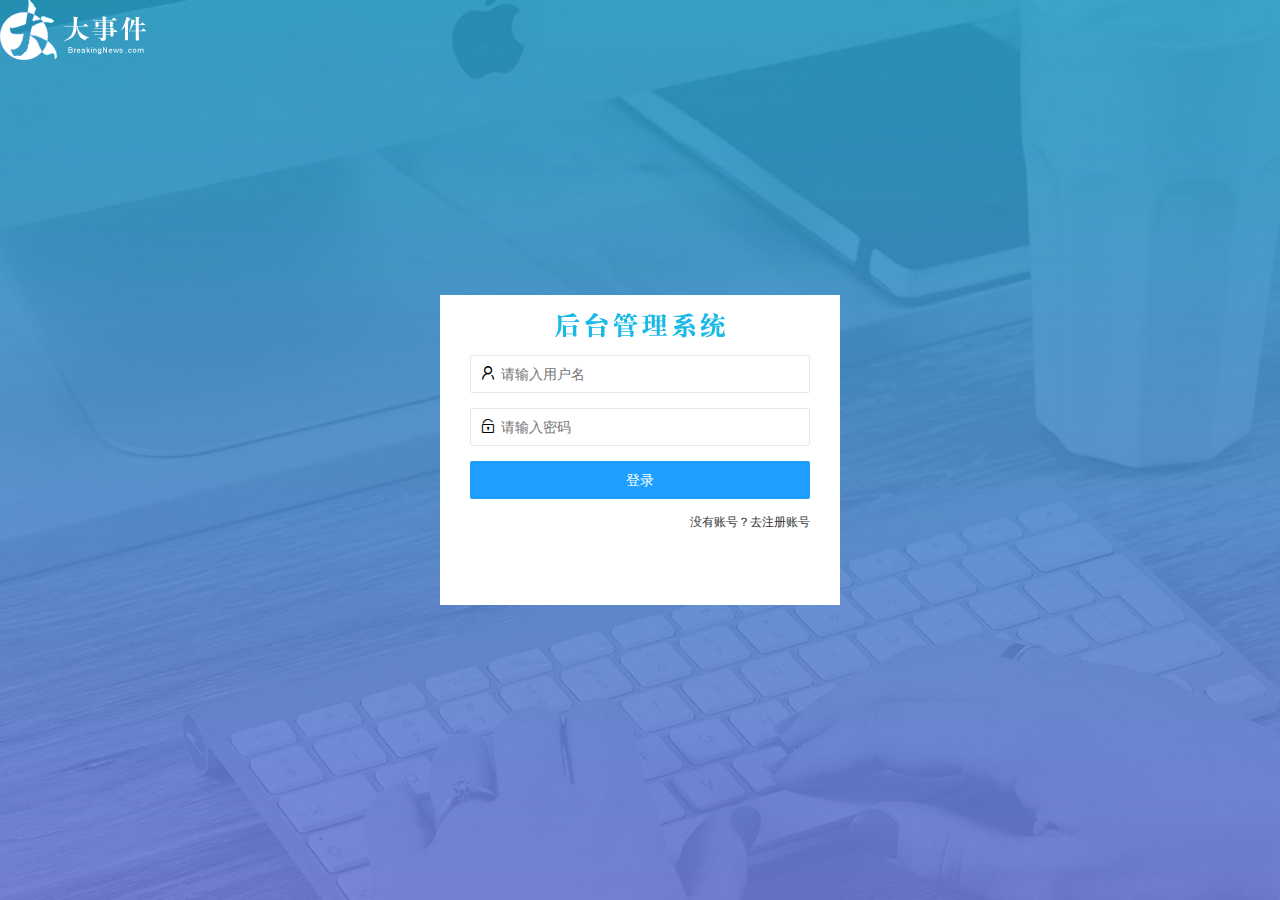
<file: login.html>
<!DOCTYPE html>
<html lang="en">

<head>
    <meta charset="UTF-8">
    <meta http-equiv="X-UA-Compatible" content="IE=edge">
    <meta name="viewport" content="width=device-width, initial-scale=1.0">
    <title>大事件登录注册</title>
    <link rel="stylesheet" href="/assets/lib/layui/css/layui.css">
    <link rel="stylesheet" href="./assets/css/login.css">
</head>

<body>
    <div class="container">
        <img src="/assets/images/logo.png" alt="" />


        <!-- 登录和注册区域 -->
        <div class="login_reg">
            <div class="title"></div>

            <!-- 登录表单 -->
            <div class="login-box">
                <!-- 表单 -->
                <form class="layui-form" action="" id="login-form">
                    <!-- 用户名 -->
                    <div class="layui-form-item">
                        <i class="layui-icon layui-icon-username"></i>
                        <input type="text" name="username" required lay-verify="required|username" placeholder="请输入用户名"
                            autocomplete="off" class="layui-input">
                    </div>
                    <!-- 密码 -->
                    <div class="layui-form-item">
                        <i class="layui-icon layui-icon-password"></i>
                        <input type="password" name="password" required lay-verify="required|pass" placeholder="请输入密码"
                            autocomplete="off" class="layui-input">
                    </div>
                    <!-- 登录按钮 -->
                    <div class="layui-form-item">
                        <!-- 提交按钮和普通按钮的区别,jius lay-submit属性 -->
                        <button class="layui-btn layui-btn-normal layui-btn-fluid" lay-submit
                            lay-filter="formDemo">登录</button>
                    </div>
                </form>
                <!-- 切换到注册界面 -->
                <a href="javascript:;" id="link_reg" class="links">没有账号？去注册账号</a>
            </div>

            <!-- 注册表单 -->
            <div class="reg-box">
                <!-- 表单 -->
                <form class="layui-form" action="" id="reg-form">
                    <!-- 用户名 -->
                    <div class="layui-form-item">
                        <i class="layui-icon layui-icon-username"></i>
                        <input type="text" name="username" required lay-verify="required|username" placeholder="请输入用户名"
                            autocomplete="off" class="layui-input">
                    </div>
                    <!-- 密码 -->
                    <div class="layui-form-item">
                        <i class="layui-icon layui-icon-password"></i>
                        <input type="password" name="password" required lay-verify="required|pass" placeholder="请输入密码"
                            autocomplete="off" class="layui-input">
                    </div>
                    <!-- 确认密码 -->
                    <div class="layui-form-item">
                        <i class="layui-icon layui-icon-password"></i>
                        <input type="password" name="repassword" required lay-verify="required|pass|repwd"
                            placeholder="再次确认密码" autocomplete="off" class="layui-input">
                    </div>
                    <!-- 注册按钮 -->
                    <div class="layui-form-item">
                        <!-- 提交按钮和普通按钮的区别,jius lay-submit属性 -->
                        <button class="layui-btn layui-btn-normal layui-btn-fluid" lay-submit
                            lay-filter="formDemo">注册</button>
                    </div>
                </form>
                <!-- 切换到登录界面 -->
                <a href="javascript:;" id="link_login" class="links">已有账号？去登陆</a>
            </div>
        </div>
    </div>


    <!-- 导入jQuery -->
    <script src="/assets/lib/jquery.js"></script>
    <!-- 导入layui的js -->
    <script src="/assets/lib/layui/layui.all.js"></script>
    <!-- 导入ajaxPrefilter -->
    <script src="/assets/js/baseAPI.js"></script>
    <!-- 导入自己的js -->
    <script src="/assets/js/login.js"></script>
    <script>

    </script>
</body>

</html>
</file>
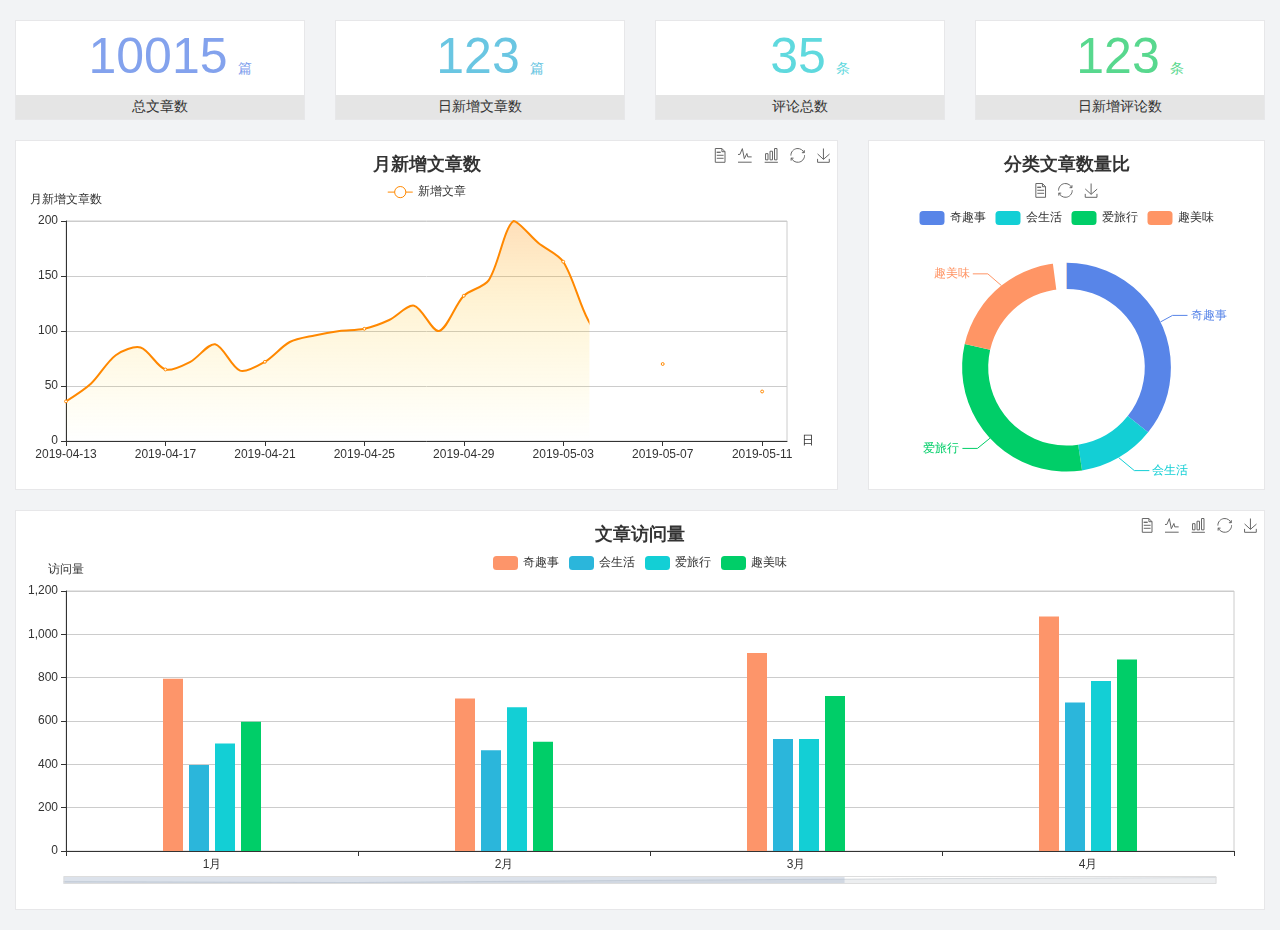
<file: home/dashboard.html>
<!DOCTYPE html>
<html lang="en">

<head>
  <meta charset="UTF-8">
  <meta name="viewport" content="width=device-width, initial-scale=1.0">
  <meta http-equiv="X-UA-Compatible" content="ie=edge">
  <title>图表统计</title>
  <link rel="stylesheet" href="../../assets/lib/bootstrap.css" />
  <link rel="stylesheet" href="../../assets/lib/main.css" />
  <script src="../../assets/lib/jquery.js"></script>
  <script type="text/javascript" src="../../assets/lib/echarts.min.js"></script>
</head>

<body>
  <div class="container-fluid">
    <div class="row spannel_list">
      <div class="col-sm-3 col-xs-6">
        <div class="spannel">
          <em>10015</em><span>篇</span>
          <b>总文章数</b>
        </div>
      </div>
      <div class="col-sm-3 col-xs-6">
        <div class="spannel scolor01">
          <em>123</em><span>篇</span>
          <b>日新增文章数</b>
        </div>
      </div>
      <div class="col-sm-3 col-xs-6">
        <div class="spannel scolor02">
          <em>35</em><span>条</span>
          <b>评论总数</b>
        </div>
      </div>
      <div class="col-sm-3 col-xs-6">
        <div class="spannel scolor03">
          <em>123</em><span>条</span>
          <b>日新增评论数</b>
        </div>
      </div>
    </div>
  </div>

  <div class="container-fluid">
    <div class="row curve-pie">
      <div class="col-lg-8 col-md-8">
        <div class="gragh_pannel" id="curve_show"></div>
      </div>
      <div class="col-lg-4 col-md-4">
        <div class="gragh_pannel" id="pie_show"></div>
      </div>
    </div>
  </div>

  <div class="container-fluid">
    <div class="column_pannel" id="column_show"></div>
  </div>

  <script>
    var oChart = echarts.init(document.getElementById('curve_show'));
    var aList_all = [
      { 'count': 36, 'date': '2019-04-13' },
      { 'count': 52, 'date': '2019-04-14' },
      { 'count': 78, 'date': '2019-04-15' },
      { 'count': 85, 'date': '2019-04-16' },
      { 'count': 65, 'date': '2019-04-17' },
      { 'count': 72, 'date': '2019-04-18' },
      { 'count': 88, 'date': '2019-04-19' },
      { 'count': 64, 'date': '2019-04-20' },
      { 'count': 72, 'date': '2019-04-21' },
      { 'count': 90, 'date': '2019-04-22' },
      { 'count': 96, 'date': '2019-04-23' },
      { 'count': 100, 'date': '2019-04-24' },
      { 'count': 102, 'date': '2019-04-25' },
      { 'count': 110, 'date': '2019-04-26' },
      { 'count': 123, 'date': '2019-04-27' },
      { 'count': 100, 'date': '2019-04-28' },
      { 'count': 132, 'date': '2019-04-29' },
      { 'count': 146, 'date': '2019-04-30' },
      { 'count': 200, 'date': '2019-05-01' },
      { 'count': 180, 'date': '2019-05-02' },
      { 'count': 163, 'date': '2019-05-03' },
      { 'count': 110, 'date': '2019-05-04' },
      { 'count': 80, 'date': '2019-05-05' },
      { 'count': 82, 'date': '2019-05-06' },
      { 'count': 70, 'date': '2019-05-07' },
      { 'count': 65, 'date': '2019-05-08' },
      { 'count': 54, 'date': '2019-05-09' },
      { 'count': 40, 'date': '2019-05-10' },
      { 'count': 45, 'date': '2019-05-11' },
      { 'count': 38, 'date': '2019-05-12' },
    ];

    let aCount = [];
    let aDate = [];

    for (var i = 0; i < aList_all.length; i++) {
      aCount.push(aList_all[i].count);
      aDate.push(aList_all[i].date);
    }

    var chartopt = {
      title: {
        text: '月新增文章数',
        left: 'center',
        top: '10'
      },
      tooltip: {
        trigger: 'axis'
      },
      legend: {
        data: ['新增文章'],
        top: '40'
      },
      toolbox: {
        show: true,
        feature: {
          mark: { show: true },
          dataView: { show: true, readOnly: false },
          magicType: { show: true, type: ['line', 'bar'] },
          restore: { show: true },
          saveAsImage: { show: true }
        }
      },
      calculable: true,
      xAxis: [
        {
          name: '日',
          type: 'category',
          boundaryGap: false,
          data: aDate
        }
      ],
      yAxis: [
        {
          name: '月新增文章数',
          type: 'value'
        }
      ],
      series: [
        {
          name: '新增文章',
          type: 'line',
          smooth: true,
          itemStyle: { normal: { areaStyle: { type: 'default' }, color: '#f80' }, lineStyle: { color: '#f80' } },
          data: aCount
        }],
      areaStyle: {
        normal: {
          color: new echarts.graphic.LinearGradient(0, 0, 0, 1, [{
            offset: 0,
            color: 'rgba(255,136,0,0.39)'
          }, {
            offset: .34,
            color: 'rgba(255,180,0,0.25)'
          }, {
            offset: 1,
            color: 'rgba(255,222,0,0.00)'
          }])

        }
      },
      grid: {
        show: true,
        x: 50,
        x2: 50,
        y: 80,
        height: 220
      }
    };

    oChart.setOption(chartopt);


    var oPie = echarts.init(document.getElementById('pie_show'));
    var oPieopt =
    {
      title: {
        top: 10,
        text: '分类文章数量比',
        x: 'center'
      },
      tooltip: {
        trigger: 'item',
        formatter: "{a} <br/>{b} : {c} ({d}%)"
      },
      color: ['#5885e8', '#13cfd5', '#00ce68', '#ff9565'],
      legend: {
        x: 'center',
        top: 65,
        data: ['奇趣事', '会生活', '爱旅行', '趣美味']
      },
      toolbox: {
        show: true,
        x: 'center',
        top: 35,
        feature: {
          mark: { show: true },
          dataView: { show: true, readOnly: false },
          magicType: {
            show: true,
            type: ['pie', 'funnel'],
            option: {
              funnel: {
                x: '25%',
                width: '50%',
                funnelAlign: 'left',
                max: 1548
              }
            }
          },
          restore: { show: true },
          saveAsImage: { show: true }
        }
      },
      calculable: true,
      series: [
        {
          name: '访问来源',
          type: 'pie',
          radius: ['45%', '60%'],
          center: ['50%', '65%'],
          data: [
            { value: 300, name: '奇趣事' },
            { value: 100, name: '会生活' },
            { value: 260, name: '爱旅行' },
            { value: 180, name: '趣美味' }
          ]
        }
      ]
    };
    oPie.setOption(oPieopt);



    var oColumn = this.echarts.init(document.getElementById('column_show'));
    var oColumnopt =
    {
      title: {
        text: '文章访问量',
        left: 'center',
        top: '10'
      },
      tooltip: {
        trigger: 'axis'
      },
      legend: {
        data: ['奇趣事', '会生活', '爱旅行', '趣美味'],
        top: '40'
      },
      toolbox: {
        show: true,
        feature: {
          mark: { show: true },
          dataView: { show: true, readOnly: false },
          magicType: { show: true, type: ['line', 'bar'] },
          restore: { show: true },
          saveAsImage: { show: true }
        }
      },
      calculable: true,
      xAxis: [
        {
          type: 'category',
          data: ['1月', '2月', '3月', '4月', '5月']
        }
      ],
      yAxis: [
        {
          name: '访问量',
          type: 'value'
        }
      ],
      series: [
        {
          name: '奇趣事',
          type: 'bar',
          barWidth: 20,
          itemStyle: {
            normal: { areaStyle: { type: 'default' }, color: '#fd956a' }
          },
          data: [800, 708, 920, 1090, 1200]
        },
        {
          name: '会生活',
          type: 'bar',
          barWidth: 20,
          itemStyle: {
            normal: { areaStyle: { type: 'default' }, color: '#2bb6db' }
          },
          data: [400, 468, 520, 690, 800]
        },
        {
          name: '爱旅行',
          type: 'bar',
          barWidth: 20,
          itemStyle: {
            normal: { areaStyle: { type: 'default' }, color: '#13cfd5' }
          },
          data: [500, 668, 520, 790, 900]
        },
        {
          name: '趣美味',
          type: 'bar',
          barWidth: 20,
          itemStyle: {
            normal: { areaStyle: { type: 'default' }, color: '#00ce68' }
          },
          data: [600, 508, 720, 890, 1000]
        }
      ],
      grid: {
        show: true,
        x: 50,
        x2: 30,
        y: 80,
        height: 260
      },
      dataZoom: [//给x轴设置滚动条
        {
          start: 0,//默认为0
          end: 100 - 1000 / 31,//默认为100
          type: 'slider',
          show: true,
          xAxisIndex: [0],
          handleSize: 0,//滑动条的 左右2个滑动条的大小
          height: 8,//组件高度
          left: 45, //左边的距离
          right: 50,//右边的距离
          bottom: 26,//右边的距离
          handleColor: '#ddd',//h滑动图标的颜色
          handleStyle: {
            borderColor: "#cacaca",
            borderWidth: "1",
            shadowBlur: 2,
            background: "#ddd",
            shadowColor: "#ddd",
          }
        }]
    };
    oColumn.setOption(oColumnopt);
  </script>
</body>

</html>
</file>
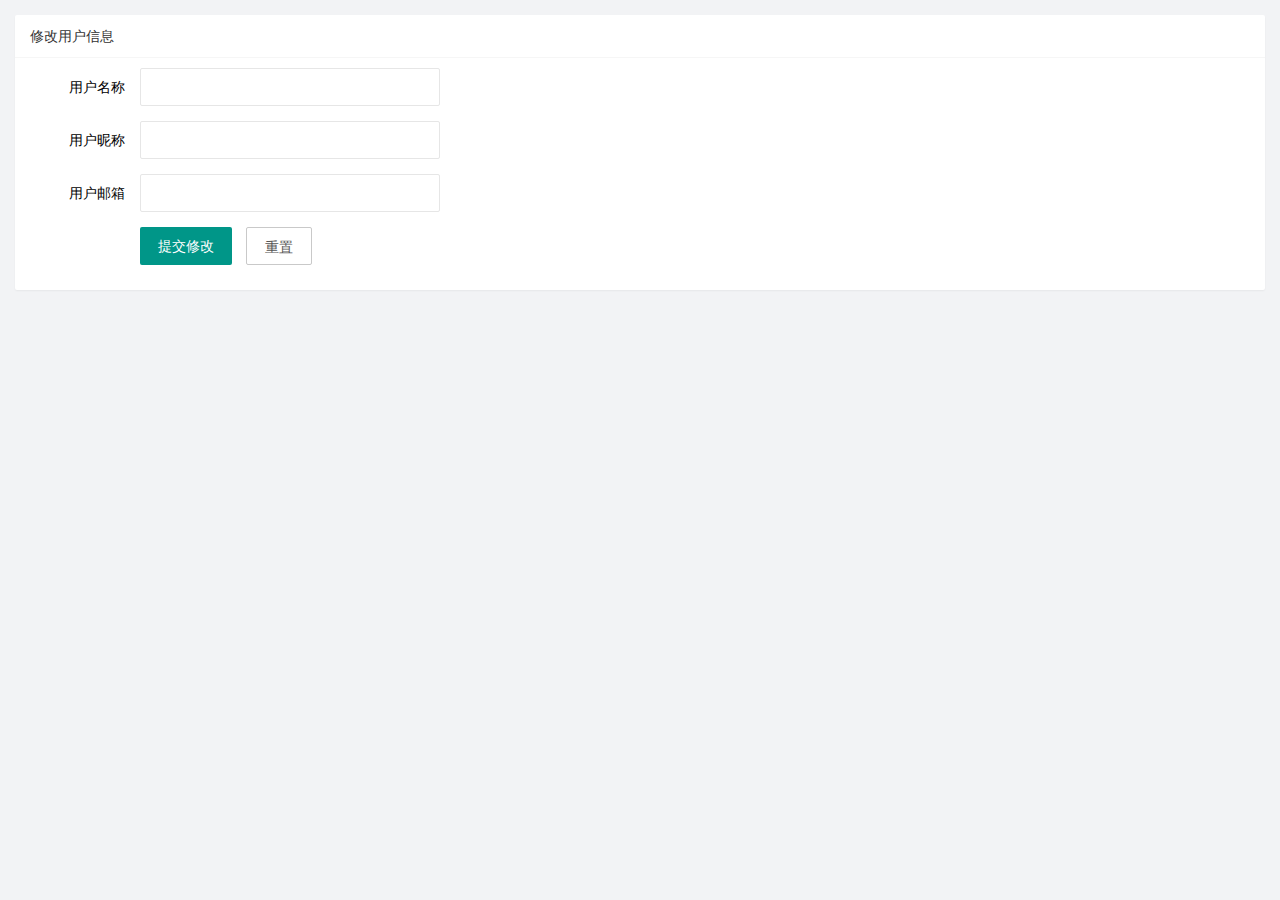
<file: user/basic_info.html>
<!DOCTYPE html>
<html lang="en">

<head>
    <meta charset="UTF-8">
    <meta http-equiv="X-UA-Compatible" content="IE=edge">
    <meta name="viewport" content="width=device-width, initial-scale=1.0">
    <title>Document</title>
    <link rel="stylesheet" href="/assets/lib/layui/css/layui.css">
    <link rel="stylesheet" href="/assets/css/user/basic_info.css" />
</head>

<body>
    <div class="layui-card">
        <div class="layui-card-header">修改用户信息</div>
        <div class="layui-card-body">
            <form class="layui-form formUserInfo" action="" lay-filter="user">
                <input type="hidden" name="id">
                <div class="layui-form-item">
                    <label class="layui-form-label">用户名称</label>
                    <div class="layui-input-block">
                        <input type="text" name="username" required lay-verify="required" placeholder=""
                            autocomplete="off" class="layui-input username" readonly>
                    </div>
                </div>
                <div class="layui-form-item">
                    <label class="layui-form-label">用户昵称</label>
                    <div class="layui-input-block">
                        <input type="text" name="nickname" required lay-verify="required|nickname" placeholder=""
                            autocomplete="off" class="layui-input nickname">
                    </div>
                </div>
                <div class="layui-form-item">
                    <label class="layui-form-label">用户邮箱</label>
                    <div class="layui-input-block">
                        <input type="text" name="email" required lay-verify="required|eamil" placeholder=""
                            autocomplete="off" class="layui-input email">
                    </div>
                </div>
                <div class="layui-form-item">
                    <div class="layui-input-block">
                        <button class="layui-btn submit" lay-submit lay-filter="formDemo">提交修改</button>
                        <button type="reset" class="layui-btn layui-btn-primary btnReset">重置</button>
                    </div>
                </div>
            </form>
        </div>
    </div>
    <script src="/assets/lib/jquery.js"></script>
    <script src="/assets/lib/layui/layui.all.js"></script>
    <script src="/assets/js/baseAPI.js"></script>
    <script src="/assets/js/user/basic_inor.js"></script>
</body>

</html>
</file>
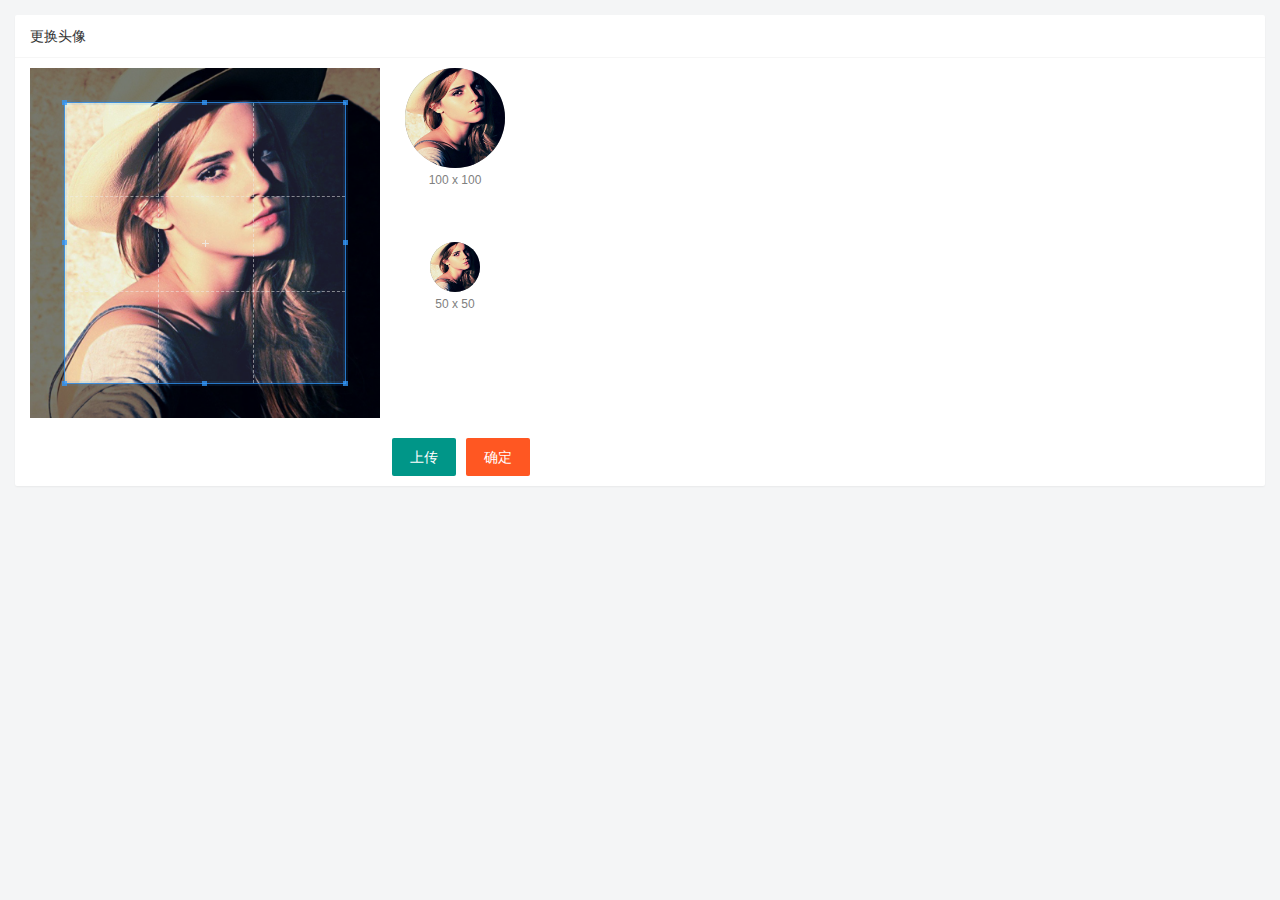
<file: user/change_avator.html>
<!DOCTYPE html>
<html lang="en">

<head>
    <meta charset="UTF-8">
    <meta http-equiv="X-UA-Compatible" content="IE=edge">
    <meta name="viewport" content="width=device-width, initial-scale=1.0">
    <title>Document</title>
    <link rel="stylesheet" href="/assets/lib/layui/css/layui.css">
    <link rel="stylesheet" href="/assets/lib/cropper/cropper.css">
    <link rel="stylesheet" href="/assets/css/user/change_avatar.css">
</head>

<body>
    <div class="layui-card">
        <div class="layui-card-header">更换头像</div>
        <div class="layui-card-body">
            <!-- 第一行的图片裁剪和预览区域 -->
            <div class="row1">
                <!-- 图片裁剪区域 -->
                <div class="cropper-box">
                    <!-- 这个 img 标签很重要，将来会把它初始化为裁剪区域 -->
                    <img id="image" src="/assets/images/sample.jpg" />
                </div>
                <!-- 图片的预览区域 -->
                <div class="preview-box">
                    <div>
                        <!-- 宽高为 100px 的预览区域 -->
                        <div class="img-preview w100"></div>
                        <p class="size">100 x 100</p>
                    </div>
                    <div>
                        <!-- 宽高为 50px 的预览区域 -->
                        <div class="img-preview w50"></div>
                        <p class="size">50 x 50</p>
                    </div>
                </div>
            </div>

            <!-- 第二行的按钮区域 -->
            <div class="row2">
                <!--  通过accept指定允许用户使用什么类型的文件 -->
                <input type="file" id="fileUpload" accept="image/png,image/jpeg">
                <button type="button" class="layui-btn" id="upload">上传</button>
                <button type="button" class="layui-btn layui-btn-danger" id="btnSubmit">确定</button>
            </div>
        </div>
    </div>

    <script src="/assets/lib/jquery.js"></script>
    <script src="/assets/lib/layui/layui.all.js"></script>
    <script src="/assets/lib/cropper/Cropper.js"></script>
    <script src="/assets/lib/cropper/jquery-cropper.js"></script>
    <script src="/assets/js/baseAPI.js"></script>
    <script src="/assets/js/user/change_avatar.js"></script>
</body>

</html>
</file>
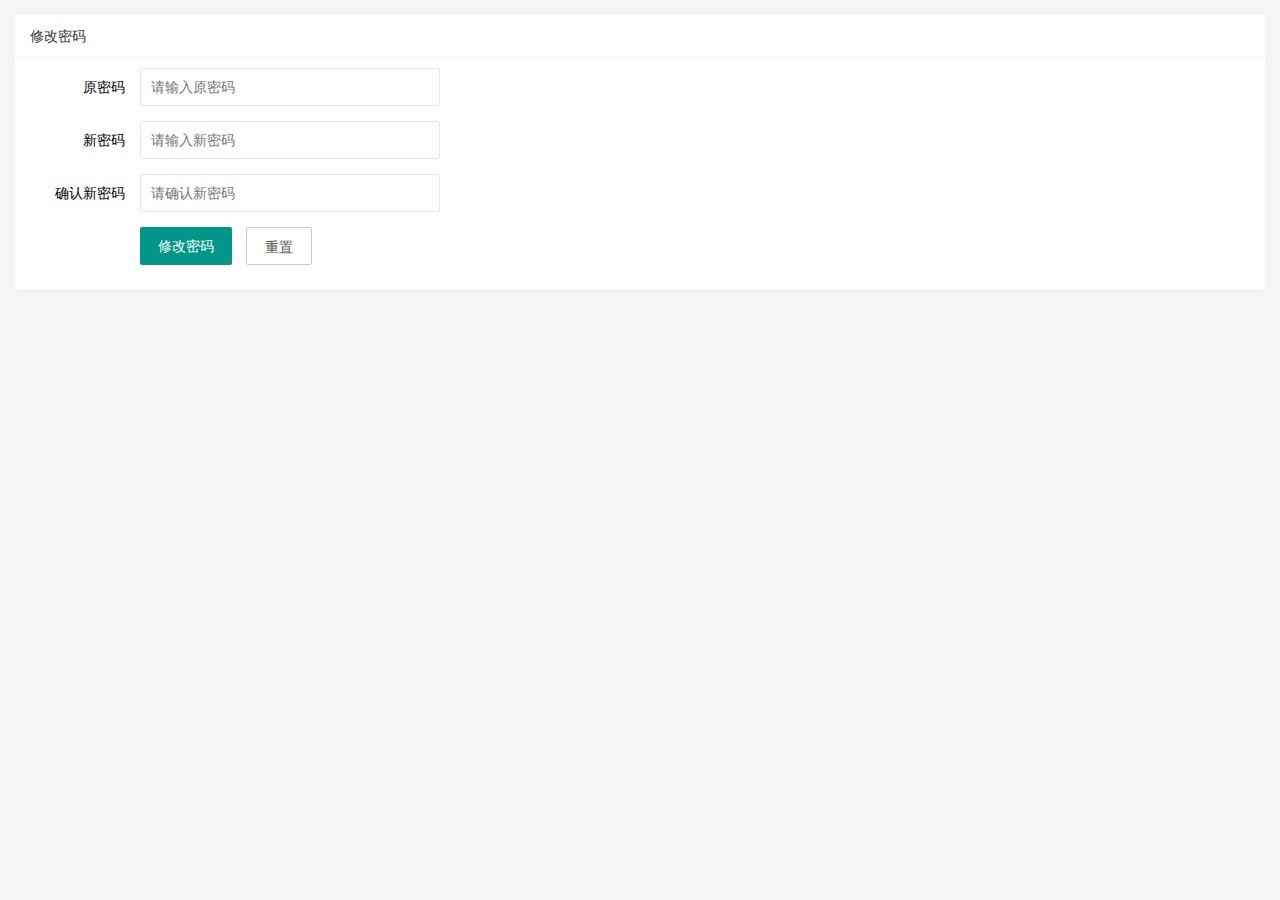
<file: user/password_reset.html>
<!DOCTYPE html>
<html lang="en">

<head>
    <meta charset="UTF-8">
    <meta http-equiv="X-UA-Compatible" content="IE=edge">
    <meta name="viewport" content="width=device-width, initial-scale=1.0">
    <title>Document</title>
    <link rel="stylesheet" href="/assets/lib/layui/css/layui.css">
    <link rel="stylesheet" href="/assets/css/user/password_change.css">
</head>

<body>
    <div class="layui-card">
        <div class="layui-card-header">修改密码</div>
        <div class="layui-card-body">
            <form class="layui-form formRpw">
                <div class="layui-form-item">
                    <label class="layui-form-label">原密码</label>
                    <div class="layui-input-block">
                        <input type="password" name="oldPwd" required lay-verify="required|pass" placeholder="请输入原密码"
                            autocomplete="off" class="layui-input">
                    </div>
                </div>
                <div class="layui-form-item">
                    <label class="layui-form-label">新密码</label>
                    <div class="layui-input-block">
                        <input type="password" name="newPwd" required lay-verify="required|pass|samePwd"
                            placeholder="请输入新密码" autocomplete="off" class="layui-input newPwb">
                    </div>
                </div>
                <div class="layui-form-item">
                    <label class="layui-form-label">确认新密码</label>
                    <div class="layui-input-block">
                        <input type="password" name="newPwdRepeat" required lay-verify="required|pass|repwd"
                            placeholder="请确认新密码" autocomplete="off" class="layui-input">
                    </div>
                </div>
                <div class="layui-form-item">
                    <div class="layui-input-block">
                        <button class="layui-btn btnSubmit" lay-submit lay-filter="formDemo">修改密码</button>
                        <button type="reset" class="layui-btn layui-btn-primary">重置</button>
                    </div>
                </div>
            </form>
        </div>
    </div>

    <script src="/assets/lib/layui/layui.all.js"></script>
    <script src="/assets/lib/jquery.js"></script>
    <script src="/assets/js/baseAPI.js"></script>
    <script src="/assets/js/user/password_reset.js"></script>
    <script></script>
</body>

</html>
</file>
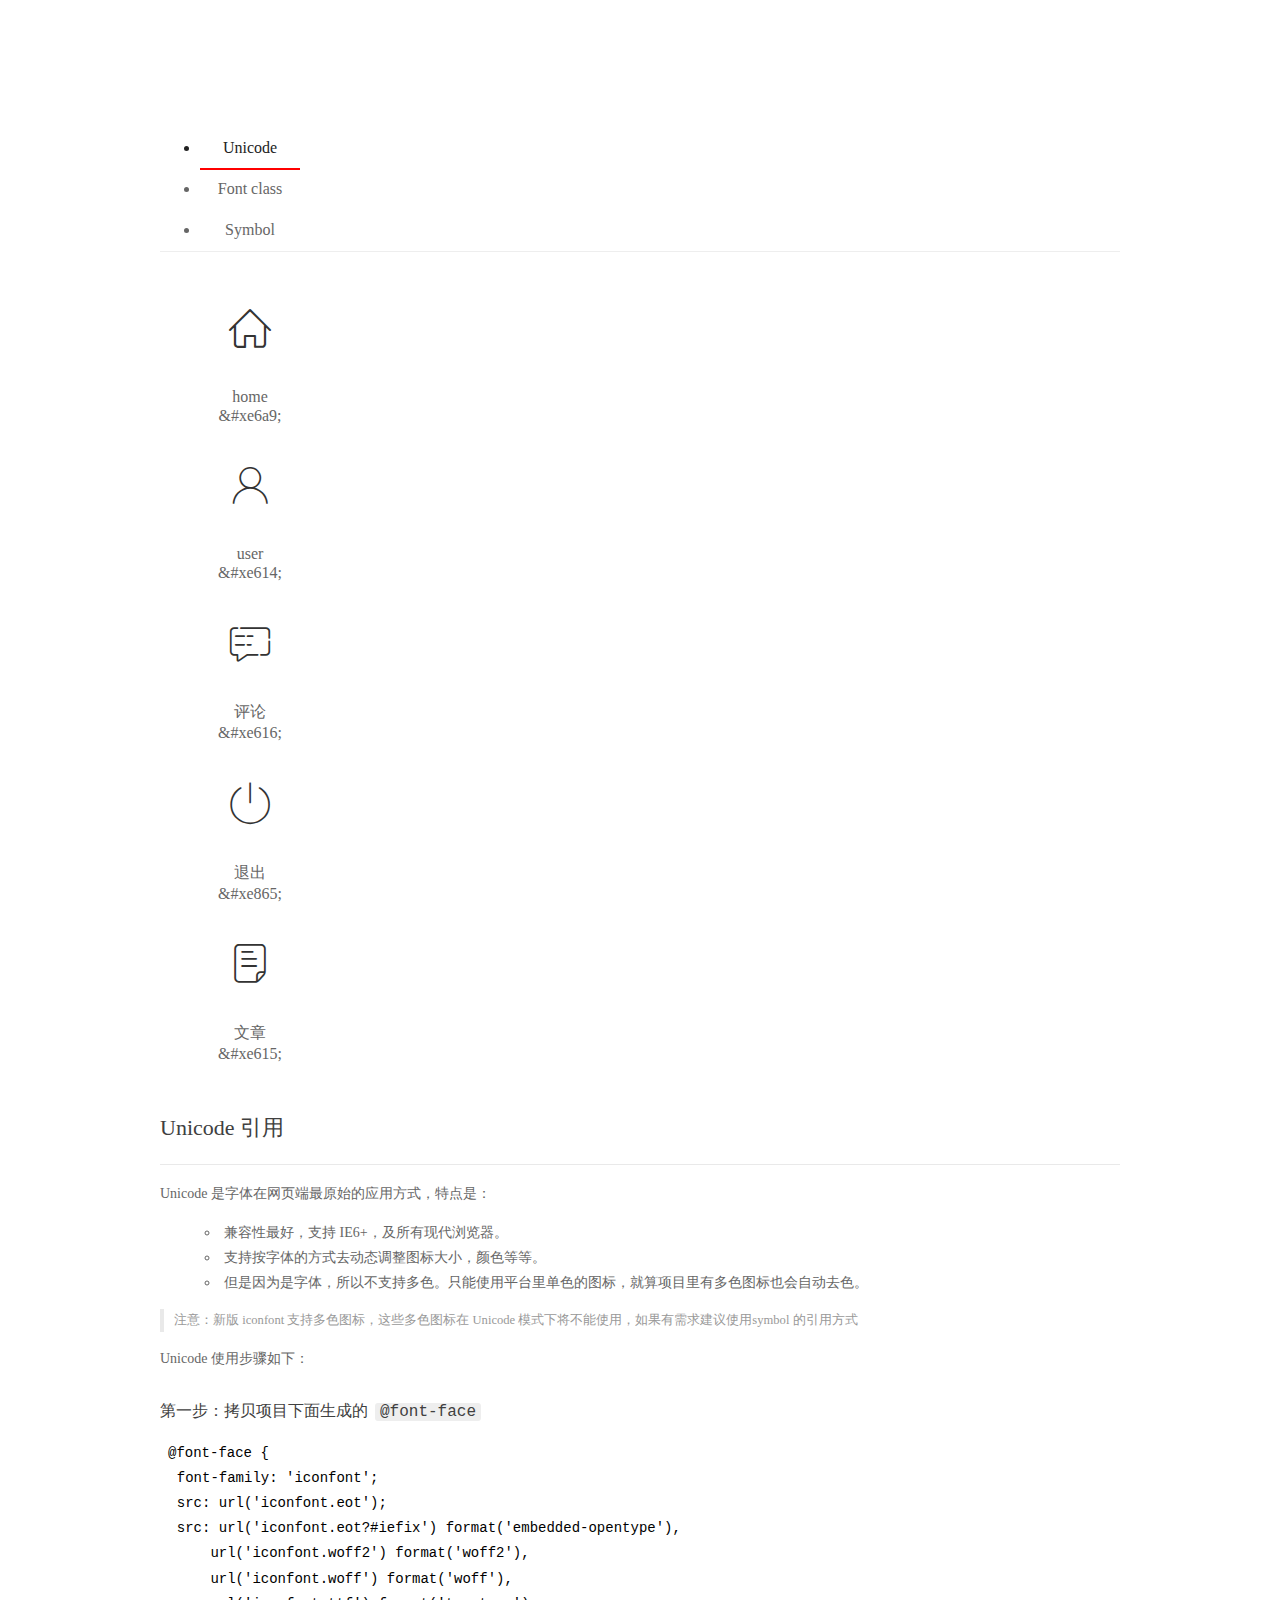
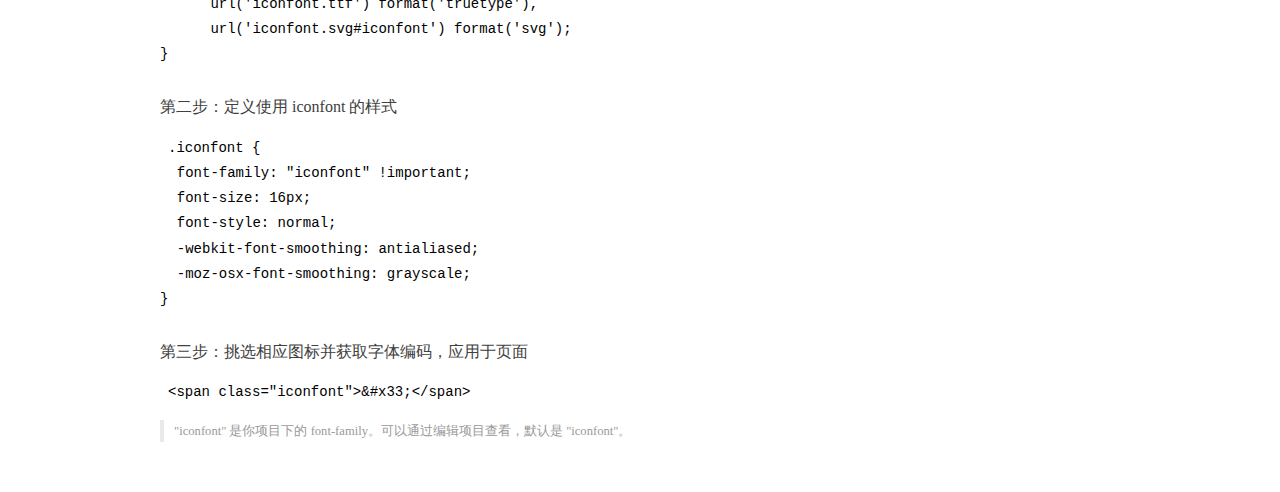
<file: assets/fonts/demo_index.html>
<!DOCTYPE html>
<html>

<head>
  <meta charset="utf-8" />
  <title>IconFont Demo</title>
  <link rel="shortcut icon" href="https://gtms04.alicdn.com/tps/i4/TB1_oz6GVXXXXaFXpXXJDFnIXXX-64-64.ico"
    type="image/x-icon" />
  <link rel="stylesheet" href="https://g.alicdn.com/thx/cube/1.3.2/cube.min.css">
  <link rel="stylesheet" href="demo.css">
  <link rel="stylesheet" href="iconfont.css">
  <script src="iconfont.js"></script>
  <!-- jQuery -->
  <script src="https://a1.alicdn.com/oss/uploads/2018/12/26/7bfddb60-08e8-11e9-9b04-53e73bb6408b.js"></script>
  <!-- 代码高亮 -->
  <script src="https://a1.alicdn.com/oss/uploads/2018/12/26/a3f714d0-08e6-11e9-8a15-ebf944d7534c.js"></script>
</head>

<body>
  <div class="main">
    <h1 class="logo"><a href="https://www.iconfont.cn/" title="iconfont 首页" target="_blank">&#xe86b;</a></h1>
    <div class="nav-tabs">
      <ul id="tabs" class="dib-box">
        <li class="dib active"><span>Unicode</span></li>
        <li class="dib"><span>Font class</span></li>
        <li class="dib"><span>Symbol</span></li>
      </ul>

    </div>
    <div class="tab-container">
      <div class="content unicode" style="display: block;">
        <ul class="icon_lists dib-box">

          <li class="dib">
            <span class="icon iconfont">&#xe6a9;</span>
            <div class="name">home</div>
            <div class="code-name">&amp;#xe6a9;</div>
          </li>

          <li class="dib">
            <span class="icon iconfont">&#xe614;</span>
            <div class="name">user</div>
            <div class="code-name">&amp;#xe614;</div>
          </li>

          <li class="dib">
            <span class="icon iconfont">&#xe616;</span>
            <div class="name">评论</div>
            <div class="code-name">&amp;#xe616;</div>
          </li>

          <li class="dib">
            <span class="icon iconfont">&#xe865;</span>
            <div class="name">退出</div>
            <div class="code-name">&amp;#xe865;</div>
          </li>

          <li class="dib">
            <span class="icon iconfont">&#xe615;</span>
            <div class="name">文章</div>
            <div class="code-name">&amp;#xe615;</div>
          </li>

        </ul>
        <div class="article markdown">
          <h2 id="unicode-">Unicode 引用</h2>
          <hr>

          <p>Unicode 是字体在网页端最原始的应用方式，特点是：</p>
          <ul>
            <li>兼容性最好，支持 IE6+，及所有现代浏览器。</li>
            <li>支持按字体的方式去动态调整图标大小，颜色等等。</li>
            <li>但是因为是字体，所以不支持多色。只能使用平台里单色的图标，就算项目里有多色图标也会自动去色。</li>
          </ul>
          <blockquote>
            <p>注意：新版 iconfont 支持多色图标，这些多色图标在 Unicode 模式下将不能使用，如果有需求建议使用symbol 的引用方式</p>
          </blockquote>
          <p>Unicode 使用步骤如下：</p>
          <h3 id="-font-face">第一步：拷贝项目下面生成的 <code>@font-face</code></h3>
          <pre><code class="language-css"
>@font-face {
  font-family: 'iconfont';
  src: url('iconfont.eot');
  src: url('iconfont.eot?#iefix') format('embedded-opentype'),
      url('iconfont.woff2') format('woff2'),
      url('iconfont.woff') format('woff'),
      url('iconfont.ttf') format('truetype'),
      url('iconfont.svg#iconfont') format('svg');
}
</code></pre>
          <h3 id="-iconfont-">第二步：定义使用 iconfont 的样式</h3>
          <pre><code class="language-css"
>.iconfont {
  font-family: "iconfont" !important;
  font-size: 16px;
  font-style: normal;
  -webkit-font-smoothing: antialiased;
  -moz-osx-font-smoothing: grayscale;
}
</code></pre>
          <h3 id="-">第三步：挑选相应图标并获取字体编码，应用于页面</h3>
          <pre>
<code class="language-html"
>&lt;span class="iconfont"&gt;&amp;#x33;&lt;/span&gt;
</code></pre>
          <blockquote>
            <p>"iconfont" 是你项目下的 font-family。可以通过编辑项目查看，默认是 "iconfont"。</p>
          </blockquote>
        </div>
      </div>
      <div class="content font-class">
        <ul class="icon_lists dib-box">

          <li class="dib">
            <span class="icon iconfont icon-home"></span>
            <div class="name">
              home
            </div>
            <div class="code-name">.icon-home
            </div>
          </li>

          <li class="dib">
            <span class="icon iconfont icon-user"></span>
            <div class="name">
              user
            </div>
            <div class="code-name">.icon-user
            </div>
          </li>

          <li class="dib">
            <span class="icon iconfont icon-pinglun"></span>
            <div class="name">
              评论
            </div>
            <div class="code-name">.icon-pinglun
            </div>
          </li>

          <li class="dib">
            <span class="icon iconfont icon-tuichu"></span>
            <div class="name">
              退出
            </div>
            <div class="code-name">.icon-tuichu
            </div>
          </li>

          <li class="dib">
            <span class="icon iconfont icon-16"></span>
            <div class="name">
              文章
            </div>
            <div class="code-name">.icon-16
            </div>
          </li>

        </ul>
        <div class="article markdown">
          <h2 id="font-class-">font-class 引用</h2>
          <hr>

          <p>font-class 是 Unicode 使用方式的一种变种，主要是解决 Unicode 书写不直观，语意不明确的问题。</p>
          <p>与 Unicode 使用方式相比，具有如下特点：</p>
          <ul>
            <li>兼容性良好，支持 IE8+，及所有现代浏览器。</li>
            <li>相比于 Unicode 语意明确，书写更直观。可以很容易分辨这个 icon 是什么。</li>
            <li>因为使用 class 来定义图标，所以当要替换图标时，只需要修改 class 里面的 Unicode 引用。</li>
            <li>不过因为本质上还是使用的字体，所以多色图标还是不支持的。</li>
          </ul>
          <p>使用步骤如下：</p>
          <h3 id="-fontclass-">第一步：引入项目下面生成的 fontclass 代码：</h3>
          <pre><code class="language-html">&lt;link rel="stylesheet" href="./iconfont.css"&gt;
</code></pre>
          <h3 id="-">第二步：挑选相应图标并获取类名，应用于页面：</h3>
          <pre><code class="language-html">&lt;span class="iconfont icon-xxx"&gt;&lt;/span&gt;
</code></pre>
          <blockquote>
            <p>"
              iconfont" 是你项目下的 font-family。可以通过编辑项目查看，默认是 "iconfont"。</p>
          </blockquote>
        </div>
      </div>
      <div class="content symbol">
        <ul class="icon_lists dib-box">

          <li class="dib">
            <svg class="icon svg-icon" aria-hidden="true">
              <use xlink:href="#icon-home"></use>
            </svg>
            <div class="name">home</div>
            <div class="code-name">#icon-home</div>
          </li>

          <li class="dib">
            <svg class="icon svg-icon" aria-hidden="true">
              <use xlink:href="#icon-user"></use>
            </svg>
            <div class="name">user</div>
            <div class="code-name">#icon-user</div>
          </li>

          <li class="dib">
            <svg class="icon svg-icon" aria-hidden="true">
              <use xlink:href="#icon-pinglun"></use>
            </svg>
            <div class="name">评论</div>
            <div class="code-name">#icon-pinglun</div>
          </li>

          <li class="dib">
            <svg class="icon svg-icon" aria-hidden="true">
              <use xlink:href="#icon-tuichu"></use>
            </svg>
            <div class="name">退出</div>
            <div class="code-name">#icon-tuichu</div>
          </li>

          <li class="dib">
            <svg class="icon svg-icon" aria-hidden="true">
              <use xlink:href="#icon-16"></use>
            </svg>
            <div class="name">文章</div>
            <div class="code-name">#icon-16</div>
          </li>

        </ul>
        <div class="article markdown">
          <h2 id="symbol-">Symbol 引用</h2>
          <hr>

          <p>这是一种全新的使用方式，应该说这才是未来的主流，也是平台目前推荐的用法。相关介绍可以参考这篇<a href="">文章</a>
            这种用法其实是做了一个 SVG 的集合，与另外两种相比具有如下特点：</p>
          <ul>
            <li>支持多色图标了，不再受单色限制。</li>
            <li>通过一些技巧，支持像字体那样，通过 <code>font-size</code>, <code>color</code> 来调整样式。</li>
            <li>兼容性较差，支持 IE9+，及现代浏览器。</li>
            <li>浏览器渲染 SVG 的性能一般，还不如 png。</li>
          </ul>
          <p>使用步骤如下：</p>
          <h3 id="-symbol-">第一步：引入项目下面生成的 symbol 代码：</h3>
          <pre><code class="language-html">&lt;script src="./iconfont.js"&gt;&lt;/script&gt;
</code></pre>
          <h3 id="-css-">第二步：加入通用 CSS 代码（引入一次就行）：</h3>
          <pre><code class="language-html">&lt;style&gt;
.icon {
  width: 1em;
  height: 1em;
  vertical-align: -0.15em;
  fill: currentColor;
  overflow: hidden;
}
&lt;/style&gt;
</code></pre>
          <h3 id="-">第三步：挑选相应图标并获取类名，应用于页面：</h3>
          <pre><code class="language-html">&lt;svg class="icon" aria-hidden="true"&gt;
  &lt;use xlink:href="#icon-xxx"&gt;&lt;/use&gt;
&lt;/svg&gt;
</code></pre>
        </div>
      </div>

    </div>
  </div>
  <script>
    $(document).ready(function () {
      $('.tab-container .content:first').show()

      $('#tabs li').click(function (e) {
        var tabContent = $('.tab-container .content')
        var index = $(this).index()

        if ($(this).hasClass('active')) {
          return
        } else {
          $('#tabs li').removeClass('active')
          $(this).addClass('active')

          tabContent.hide().eq(index).fadeIn()
        }
      })
    })
  </script>
</body>

</html>
</file>
<file: assets/lib/layui/css/layui.css>
/** layui-v2.5.5 MIT License By https://www.layui.com */
 .layui-inline,img{display:inline-block;vertical-align:middle}h1,h2,h3,h4,h5,h6{font-weight:400}.layui-edge,.layui-header,.layui-inline,.layui-main{position:relative}.layui-body,.layui-edge,.layui-elip{overflow:hidden}.layui-btn,.layui-edge,.layui-inline,img{vertical-align:middle}.layui-btn,.layui-disabled,.layui-icon,.layui-unselect{-moz-user-select:none;-webkit-user-select:none;-ms-user-select:none}.layui-elip,.layui-form-checkbox span,.layui-form-pane .layui-form-label{text-overflow:ellipsis;white-space:nowrap}.layui-breadcrumb,.layui-tree-btnGroup{visibility:hidden}blockquote,body,button,dd,div,dl,dt,form,h1,h2,h3,h4,h5,h6,input,li,ol,p,pre,td,textarea,th,ul{margin:0;padding:0;-webkit-tap-highlight-color:rgba(0,0,0,0)}a:active,a:hover{outline:0}img{border:none}li{list-style:none}table{border-collapse:collapse;border-spacing:0}h4,h5,h6{font-size:100%}button,input,optgroup,option,select,textarea{font-family:inherit;font-size:inherit;font-style:inherit;font-weight:inherit;outline:0}pre{white-space:pre-wrap;white-space:-moz-pre-wrap;white-space:-pre-wrap;white-space:-o-pre-wrap;word-wrap:break-word}body{line-height:24px;font:14px Helvetica Neue,Helvetica,PingFang SC,Tahoma,Arial,sans-serif}hr{height:1px;margin:10px 0;border:0;clear:both}a{color:#333;text-decoration:none}a:hover{color:#777}a cite{font-style:normal;*cursor:pointer}.layui-border-box,.layui-border-box *{box-sizing:border-box}.layui-box,.layui-box *{box-sizing:content-box}.layui-clear{clear:both;*zoom:1}.layui-clear:after{content:'\20';clear:both;*zoom:1;display:block;height:0}.layui-inline{*display:inline;*zoom:1}.layui-edge{display:inline-block;width:0;height:0;border-width:6px;border-style:dashed;border-color:transparent}.layui-edge-top{top:-4px;border-bottom-color:#999;border-bottom-style:solid}.layui-edge-right{border-left-color:#999;border-left-style:solid}.layui-edge-bottom{top:2px;border-top-color:#999;border-top-style:solid}.layui-edge-left{border-right-color:#999;border-right-style:solid}.layui-disabled,.layui-disabled:hover{color:#d2d2d2!important;cursor:not-allowed!important}.layui-circle{border-radius:100%}.layui-show{display:block!important}.layui-hide{display:none!important}@font-face{font-family:layui-icon;src:url(../font/iconfont.eot?v=250);src:url(../font/iconfont.eot?v=250#iefix) format('embedded-opentype'),url(../font/iconfont.woff2?v=250) format('woff2'),url(../font/iconfont.woff?v=250) format('woff'),url(../font/iconfont.ttf?v=250) format('truetype'),url(../font/iconfont.svg?v=250#layui-icon) format('svg')}.layui-icon{font-family:layui-icon!important;font-size:16px;font-style:normal;-webkit-font-smoothing:antialiased;-moz-osx-font-smoothing:grayscale}.layui-icon-reply-fill:before{content:"\e611"}.layui-icon-set-fill:before{content:"\e614"}.layui-icon-menu-fill:before{content:"\e60f"}.layui-icon-search:before{content:"\e615"}.layui-icon-share:before{content:"\e641"}.layui-icon-set-sm:before{content:"\e620"}.layui-icon-engine:before{content:"\e628"}.layui-icon-close:before{content:"\1006"}.layui-icon-close-fill:before{content:"\1007"}.layui-icon-chart-screen:before{content:"\e629"}.layui-icon-star:before{content:"\e600"}.layui-icon-circle-dot:before{content:"\e617"}.layui-icon-chat:before{content:"\e606"}.layui-icon-release:before{content:"\e609"}.layui-icon-list:before{content:"\e60a"}.layui-icon-chart:before{content:"\e62c"}.layui-icon-ok-circle:before{content:"\1005"}.layui-icon-layim-theme:before{content:"\e61b"}.layui-icon-table:before{content:"\e62d"}.layui-icon-right:before{content:"\e602"}.layui-icon-left:before{content:"\e603"}.layui-icon-cart-simple:before{content:"\e698"}.layui-icon-face-cry:before{content:"\e69c"}.layui-icon-face-smile:before{content:"\e6af"}.layui-icon-survey:before{content:"\e6b2"}.layui-icon-tree:before{content:"\e62e"}.layui-icon-upload-circle:before{content:"\e62f"}.layui-icon-add-circle:before{content:"\e61f"}.layui-icon-download-circle:before{content:"\e601"}.layui-icon-templeate-1:before{content:"\e630"}.layui-icon-util:before{content:"\e631"}.layui-icon-face-surprised:before{content:"\e664"}.layui-icon-edit:before{content:"\e642"}.layui-icon-speaker:before{content:"\e645"}.layui-icon-down:before{content:"\e61a"}.layui-icon-file:before{content:"\e621"}.layui-icon-layouts:before{content:"\e632"}.layui-icon-rate-half:before{content:"\e6c9"}.layui-icon-add-circle-fine:before{content:"\e608"}.layui-icon-prev-circle:before{content:"\e633"}.layui-icon-read:before{content:"\e705"}.layui-icon-404:before{content:"\e61c"}.layui-icon-carousel:before{content:"\e634"}.layui-icon-help:before{content:"\e607"}.layui-icon-code-circle:before{content:"\e635"}.layui-icon-water:before{content:"\e636"}.layui-icon-username:before{content:"\e66f"}.layui-icon-find-fill:before{content:"\e670"}.layui-icon-about:before{content:"\e60b"}.layui-icon-location:before{content:"\e715"}.layui-icon-up:before{content:"\e619"}.layui-icon-pause:before{content:"\e651"}.layui-icon-date:before{content:"\e637"}.layui-icon-layim-uploadfile:before{content:"\e61d"}.layui-icon-delete:before{content:"\e640"}.layui-icon-play:before{content:"\e652"}.layui-icon-top:before{content:"\e604"}.layui-icon-friends:before{content:"\e612"}.layui-icon-refresh-3:before{content:"\e9aa"}.layui-icon-ok:before{content:"\e605"}.layui-icon-layer:before{content:"\e638"}.layui-icon-face-smile-fine:before{content:"\e60c"}.layui-icon-dollar:before{content:"\e659"}.layui-icon-group:before{content:"\e613"}.layui-icon-layim-download:before{content:"\e61e"}.layui-icon-picture-fine:before{content:"\e60d"}.layui-icon-link:before{content:"\e64c"}.layui-icon-diamond:before{content:"\e735"}.layui-icon-log:before{content:"\e60e"}.layui-icon-rate-solid:before{content:"\e67a"}.layui-icon-fonts-del:before{content:"\e64f"}.layui-icon-unlink:before{content:"\e64d"}.layui-icon-fonts-clear:before{content:"\e639"}.layui-icon-triangle-r:before{content:"\e623"}.layui-icon-circle:before{content:"\e63f"}.layui-icon-radio:before{content:"\e643"}.layui-icon-align-center:before{content:"\e647"}.layui-icon-align-right:before{content:"\e648"}.layui-icon-align-left:before{content:"\e649"}.layui-icon-loading-1:before{content:"\e63e"}.layui-icon-return:before{content:"\e65c"}.layui-icon-fonts-strong:before{content:"\e62b"}.layui-icon-upload:before{content:"\e67c"}.layui-icon-dialogue:before{content:"\e63a"}.layui-icon-video:before{content:"\e6ed"}.layui-icon-headset:before{content:"\e6fc"}.layui-icon-cellphone-fine:before{content:"\e63b"}.layui-icon-add-1:before{content:"\e654"}.layui-icon-face-smile-b:before{content:"\e650"}.layui-icon-fonts-html:before{content:"\e64b"}.layui-icon-form:before{content:"\e63c"}.layui-icon-cart:before{content:"\e657"}.layui-icon-camera-fill:before{content:"\e65d"}.layui-icon-tabs:before{content:"\e62a"}.layui-icon-fonts-code:before{content:"\e64e"}.layui-icon-fire:before{content:"\e756"}.layui-icon-set:before{content:"\e716"}.layui-icon-fonts-u:before{content:"\e646"}.layui-icon-triangle-d:before{content:"\e625"}.layui-icon-tips:before{content:"\e702"}.layui-icon-picture:before{content:"\e64a"}.layui-icon-more-vertical:before{content:"\e671"}.layui-icon-flag:before{content:"\e66c"}.layui-icon-loading:before{content:"\e63d"}.layui-icon-fonts-i:before{content:"\e644"}.layui-icon-refresh-1:before{content:"\e666"}.layui-icon-rmb:before{content:"\e65e"}.layui-icon-home:before{content:"\e68e"}.layui-icon-user:before{content:"\e770"}.layui-icon-notice:before{content:"\e667"}.layui-icon-login-weibo:before{content:"\e675"}.layui-icon-voice:before{content:"\e688"}.layui-icon-upload-drag:before{content:"\e681"}.layui-icon-login-qq:before{content:"\e676"}.layui-icon-snowflake:before{content:"\e6b1"}.layui-icon-file-b:before{content:"\e655"}.layui-icon-template:before{content:"\e663"}.layui-icon-auz:before{content:"\e672"}.layui-icon-console:before{content:"\e665"}.layui-icon-app:before{content:"\e653"}.layui-icon-prev:before{content:"\e65a"}.layui-icon-website:before{content:"\e7ae"}.layui-icon-next:before{content:"\e65b"}.layui-icon-component:before{content:"\e857"}.layui-icon-more:before{content:"\e65f"}.layui-icon-login-wechat:before{content:"\e677"}.layui-icon-shrink-right:before{content:"\e668"}.layui-icon-spread-left:before{content:"\e66b"}.layui-icon-camera:before{content:"\e660"}.layui-icon-note:before{content:"\e66e"}.layui-icon-refresh:before{content:"\e669"}.layui-icon-female:before{content:"\e661"}.layui-icon-male:before{content:"\e662"}.layui-icon-password:before{content:"\e673"}.layui-icon-senior:before{content:"\e674"}.layui-icon-theme:before{content:"\e66a"}.layui-icon-tread:before{content:"\e6c5"}.layui-icon-praise:before{content:"\e6c6"}.layui-icon-star-fill:before{content:"\e658"}.layui-icon-rate:before{content:"\e67b"}.layui-icon-template-1:before{content:"\e656"}.layui-icon-vercode:before{content:"\e679"}.layui-icon-cellphone:before{content:"\e678"}.layui-icon-screen-full:before{content:"\e622"}.layui-icon-screen-restore:before{content:"\e758"}.layui-icon-cols:before{content:"\e610"}.layui-icon-export:before{content:"\e67d"}.layui-icon-print:before{content:"\e66d"}.layui-icon-slider:before{content:"\e714"}.layui-icon-addition:before{content:"\e624"}.layui-icon-subtraction:before{content:"\e67e"}.layui-icon-service:before{content:"\e626"}.layui-icon-transfer:before{content:"\e691"}.layui-main{width:1140px;margin:0 auto}.layui-header{z-index:1000;height:60px}.layui-header a:hover{transition:all .5s;-webkit-transition:all .5s}.layui-side{position:fixed;left:0;top:0;bottom:0;z-index:999;width:200px;overflow-x:hidden}.layui-side-scroll{position:relative;width:220px;height:100%;overflow-x:hidden}.layui-body{position:absolute;left:200px;right:0;top:0;bottom:0;z-index:998;width:auto;overflow-y:auto;box-sizing:border-box}.layui-layout-body{overflow:hidden}.layui-layout-admin .layui-header{background-color:#23262E}.layui-layout-admin .layui-side{top:60px;width:200px;overflow-x:hidden}.layui-layout-admin .layui-body{position:fixed;top:60px;bottom:44px}.layui-layout-admin .layui-main{width:auto;margin:0 15px}.layui-layout-admin .layui-footer{position:fixed;left:200px;right:0;bottom:0;height:44px;line-height:44px;padding:0 15px;background-color:#eee}.layui-layout-admin .layui-logo{position:absolute;left:0;top:0;width:200px;height:100%;line-height:60px;text-align:center;color:#009688;font-size:16px}.layui-layout-admin .layui-header .layui-nav{background:0 0}.layui-layout-left{position:absolute!important;left:200px;top:0}.layui-layout-right{position:absolute!important;right:0;top:0}.layui-container{position:relative;margin:0 auto;padding:0 15px;box-sizing:border-box}.layui-fluid{position:relative;margin:0 auto;padding:0 15px}.layui-row:after,.layui-row:before{content:'';display:block;clear:both}.layui-col-lg1,.layui-col-lg10,.layui-col-lg11,.layui-col-lg12,.layui-col-lg2,.layui-col-lg3,.layui-col-lg4,.layui-col-lg5,.layui-col-lg6,.layui-col-lg7,.layui-col-lg8,.layui-col-lg9,.layui-col-md1,.layui-col-md10,.layui-col-md11,.layui-col-md12,.layui-col-md2,.layui-col-md3,.layui-col-md4,.layui-col-md5,.layui-col-md6,.layui-col-md7,.layui-col-md8,.layui-col-md9,.layui-col-sm1,.layui-col-sm10,.layui-col-sm11,.layui-col-sm12,.layui-col-sm2,.layui-col-sm3,.layui-col-sm4,.layui-col-sm5,.layui-col-sm6,.layui-col-sm7,.layui-col-sm8,.layui-col-sm9,.layui-col-xs1,.layui-col-xs10,.layui-col-xs11,.layui-col-xs12,.layui-col-xs2,.layui-col-xs3,.layui-col-xs4,.layui-col-xs5,.layui-col-xs6,.layui-col-xs7,.layui-col-xs8,.layui-col-xs9{position:relative;display:block;box-sizing:border-box}.layui-col-xs1,.layui-col-xs10,.layui-col-xs11,.layui-col-xs12,.layui-col-xs2,.layui-col-xs3,.layui-col-xs4,.layui-col-xs5,.layui-col-xs6,.layui-col-xs7,.layui-col-xs8,.layui-col-xs9{float:left}.layui-col-xs1{width:8.33333333%}.layui-col-xs2{width:16.66666667%}.layui-col-xs3{width:25%}.layui-col-xs4{width:33.33333333%}.layui-col-xs5{width:41.66666667%}.layui-col-xs6{width:50%}.layui-col-xs7{width:58.33333333%}.layui-col-xs8{width:66.66666667%}.layui-col-xs9{width:75%}.layui-col-xs10{width:83.33333333%}.layui-col-xs11{width:91.66666667%}.layui-col-xs12{width:100%}.layui-col-xs-offset1{margin-left:8.33333333%}.layui-col-xs-offset2{margin-left:16.66666667%}.layui-col-xs-offset3{margin-left:25%}.layui-col-xs-offset4{margin-left:33.33333333%}.layui-col-xs-offset5{margin-left:41.66666667%}.layui-col-xs-offset6{margin-left:50%}.layui-col-xs-offset7{margin-left:58.33333333%}.layui-col-xs-offset8{margin-left:66.66666667%}.layui-col-xs-offset9{margin-left:75%}.layui-col-xs-offset10{margin-left:83.33333333%}.layui-col-xs-offset11{margin-left:91.66666667%}.layui-col-xs-offset12{margin-left:100%}@media screen and (max-width:768px){.layui-hide-xs{display:none!important}.layui-show-xs-block{display:block!important}.layui-show-xs-inline{display:inline!important}.layui-show-xs-inline-block{display:inline-block!important}}@media screen and (min-width:768px){.layui-container{width:750px}.layui-hide-sm{display:none!important}.layui-show-sm-block{display:block!important}.layui-show-sm-inline{display:inline!important}.layui-show-sm-inline-block{display:inline-block!important}.layui-col-sm1,.layui-col-sm10,.layui-col-sm11,.layui-col-sm12,.layui-col-sm2,.layui-col-sm3,.layui-col-sm4,.layui-col-sm5,.layui-col-sm6,.layui-col-sm7,.layui-col-sm8,.layui-col-sm9{float:left}.layui-col-sm1{width:8.33333333%}.layui-col-sm2{width:16.66666667%}.layui-col-sm3{width:25%}.layui-col-sm4{width:33.33333333%}.layui-col-sm5{width:41.66666667%}.layui-col-sm6{width:50%}.layui-col-sm7{width:58.33333333%}.layui-col-sm8{width:66.66666667%}.layui-col-sm9{width:75%}.layui-col-sm10{width:83.33333333%}.layui-col-sm11{width:91.66666667%}.layui-col-sm12{width:100%}.layui-col-sm-offset1{margin-left:8.33333333%}.layui-col-sm-offset2{margin-left:16.66666667%}.layui-col-sm-offset3{margin-left:25%}.layui-col-sm-offset4{margin-left:33.33333333%}.layui-col-sm-offset5{margin-left:41.66666667%}.layui-col-sm-offset6{margin-left:50%}.layui-col-sm-offset7{margin-left:58.33333333%}.layui-col-sm-offset8{margin-left:66.66666667%}.layui-col-sm-offset9{margin-left:75%}.layui-col-sm-offset10{margin-left:83.33333333%}.layui-col-sm-offset11{margin-left:91.66666667%}.layui-col-sm-offset12{margin-left:100%}}@media screen and (min-width:992px){.layui-container{width:970px}.layui-hide-md{display:none!important}.layui-show-md-block{display:block!important}.layui-show-md-inline{display:inline!important}.layui-show-md-inline-block{display:inline-block!important}.layui-col-md1,.layui-col-md10,.layui-col-md11,.layui-col-md12,.layui-col-md2,.layui-col-md3,.layui-col-md4,.layui-col-md5,.layui-col-md6,.layui-col-md7,.layui-col-md8,.layui-col-md9{float:left}.layui-col-md1{width:8.33333333%}.layui-col-md2{width:16.66666667%}.layui-col-md3{width:25%}.layui-col-md4{width:33.33333333%}.layui-col-md5{width:41.66666667%}.layui-col-md6{width:50%}.layui-col-md7{width:58.33333333%}.layui-col-md8{width:66.66666667%}.layui-col-md9{width:75%}.layui-col-md10{width:83.33333333%}.layui-col-md11{width:91.66666667%}.layui-col-md12{width:100%}.layui-col-md-offset1{margin-left:8.33333333%}.layui-col-md-offset2{margin-left:16.66666667%}.layui-col-md-offset3{margin-left:25%}.layui-col-md-offset4{margin-left:33.33333333%}.layui-col-md-offset5{margin-left:41.66666667%}.layui-col-md-offset6{margin-left:50%}.layui-col-md-offset7{margin-left:58.33333333%}.layui-col-md-offset8{margin-left:66.66666667%}.layui-col-md-offset9{margin-left:75%}.layui-col-md-offset10{margin-left:83.33333333%}.layui-col-md-offset11{margin-left:91.66666667%}.layui-col-md-offset12{margin-left:100%}}@media screen and (min-width:1200px){.layui-container{width:1170px}.layui-hide-lg{display:none!important}.layui-show-lg-block{display:block!important}.layui-show-lg-inline{display:inline!important}.layui-show-lg-inline-block{display:inline-block!important}.layui-col-lg1,.layui-col-lg10,.layui-col-lg11,.layui-col-lg12,.layui-col-lg2,.layui-col-lg3,.layui-col-lg4,.layui-col-lg5,.layui-col-lg6,.layui-col-lg7,.layui-col-lg8,.layui-col-lg9{float:left}.layui-col-lg1{width:8.33333333%}.layui-col-lg2{width:16.66666667%}.layui-col-lg3{width:25%}.layui-col-lg4{width:33.33333333%}.layui-col-lg5{width:41.66666667%}.layui-col-lg6{width:50%}.layui-col-lg7{width:58.33333333%}.layui-col-lg8{width:66.66666667%}.layui-col-lg9{width:75%}.layui-col-lg10{width:83.33333333%}.layui-col-lg11{width:91.66666667%}.layui-col-lg12{width:100%}.layui-col-lg-offset1{margin-left:8.33333333%}.layui-col-lg-offset2{margin-left:16.66666667%}.layui-col-lg-offset3{margin-left:25%}.layui-col-lg-offset4{margin-left:33.33333333%}.layui-col-lg-offset5{margin-left:41.66666667%}.layui-col-lg-offset6{margin-left:50%}.layui-col-lg-offset7{margin-left:58.33333333%}.layui-col-lg-offset8{margin-left:66.66666667%}.layui-col-lg-offset9{margin-left:75%}.layui-col-lg-offset10{margin-left:83.33333333%}.layui-col-lg-offset11{margin-left:91.66666667%}.layui-col-lg-offset12{margin-left:100%}}.layui-col-space1{margin:-.5px}.layui-col-space1>*{padding:.5px}.layui-col-space3{margin:-1.5px}.layui-col-space3>*{padding:1.5px}.layui-col-space5{margin:-2.5px}.layui-col-space5>*{padding:2.5px}.layui-col-space8{margin:-3.5px}.layui-col-space8>*{padding:3.5px}.layui-col-space10{margin:-5px}.layui-col-space10>*{padding:5px}.layui-col-space12{margin:-6px}.layui-col-space12>*{padding:6px}.layui-col-space15{margin:-7.5px}.layui-col-space15>*{padding:7.5px}.layui-col-space18{margin:-9px}.layui-col-space18>*{padding:9px}.layui-col-space20{margin:-10px}.layui-col-space20>*{padding:10px}.layui-col-space22{margin:-11px}.layui-col-space22>*{padding:11px}.layui-col-space25{margin:-12.5px}.layui-col-space25>*{padding:12.5px}.layui-col-space30{margin:-15px}.layui-col-space30>*{padding:15px}.layui-btn,.layui-input,.layui-select,.layui-textarea,.layui-upload-button{outline:0;-webkit-appearance:none;transition:all .3s;-webkit-transition:all .3s;box-sizing:border-box}.layui-elem-quote{margin-bottom:10px;padding:15px;line-height:22px;border-left:5px solid #009688;border-radius:0 2px 2px 0;background-color:#f2f2f2}.layui-quote-nm{border-style:solid;border-width:1px 1px 1px 5px;background:0 0}.layui-elem-field{margin-bottom:10px;padding:0;border-width:1px;border-style:solid}.layui-elem-field legend{margin-left:20px;padding:0 10px;font-size:20px;font-weight:300}.layui-field-title{margin:10px 0 20px;border-width:1px 0 0}.layui-field-box{padding:10px 15px}.layui-field-title .layui-field-box{padding:10px 0}.layui-progress{position:relative;height:6px;border-radius:20px;background-color:#e2e2e2}.layui-progress-bar{position:absolute;left:0;top:0;width:0;max-width:100%;height:6px;border-radius:20px;text-align:right;background-color:#5FB878;transition:all .3s;-webkit-transition:all .3s}.layui-progress-big,.layui-progress-big .layui-progress-bar{height:18px;line-height:18px}.layui-progress-text{position:relative;top:-20px;line-height:18px;font-size:12px;color:#666}.layui-progress-big .layui-progress-text{position:static;padding:0 10px;color:#fff}.layui-collapse{border-width:1px;border-style:solid;border-radius:2px}.layui-colla-content,.layui-colla-item{border-top-width:1px;border-top-style:solid}.layui-colla-item:first-child{border-top:none}.layui-colla-title{position:relative;height:42px;line-height:42px;padding:0 15px 0 35px;color:#333;background-color:#f2f2f2;cursor:pointer;font-size:14px;overflow:hidden}.layui-colla-content{display:none;padding:10px 15px;line-height:22px;color:#666}.layui-colla-icon{position:absolute;left:15px;top:0;font-size:14px}.layui-card{margin-bottom:15px;border-radius:2px;background-color:#fff;box-shadow:0 1px 2px 0 rgba(0,0,0,.05)}.layui-card:last-child{margin-bottom:0}.layui-card-header{position:relative;height:42px;line-height:42px;padding:0 15px;border-bottom:1px solid #f6f6f6;color:#333;border-radius:2px 2px 0 0;font-size:14px}.layui-bg-black,.layui-bg-blue,.layui-bg-cyan,.layui-bg-green,.layui-bg-orange,.layui-bg-red{color:#fff!important}.layui-card-body{position:relative;padding:10px 15px;line-height:24px}.layui-card-body[pad15]{padding:15px}.layui-card-body[pad20]{padding:20px}.layui-card-body .layui-table{margin:5px 0}.layui-card .layui-tab{margin:0}.layui-panel-window{position:relative;padding:15px;border-radius:0;border-top:5px solid #E6E6E6;background-color:#fff}.layui-auxiliar-moving{position:fixed;left:0;right:0;top:0;bottom:0;width:100%;height:100%;background:0 0;z-index:9999999999}.layui-form-label,.layui-form-mid,.layui-form-select,.layui-input-block,.layui-input-inline,.layui-textarea{position:relative}.layui-bg-red{background-color:#FF5722!important}.layui-bg-orange{background-color:#FFB800!important}.layui-bg-green{background-color:#009688!important}.layui-bg-cyan{background-color:#2F4056!important}.layui-bg-blue{background-color:#1E9FFF!important}.layui-bg-black{background-color:#393D49!important}.layui-bg-gray{background-color:#eee!important;color:#666!important}.layui-badge-rim,.layui-colla-content,.layui-colla-item,.layui-collapse,.layui-elem-field,.layui-form-pane .layui-form-item[pane],.layui-form-pane .layui-form-label,.layui-input,.layui-layedit,.layui-layedit-tool,.layui-quote-nm,.layui-select,.layui-tab-bar,.layui-tab-card,.layui-tab-title,.layui-tab-title .layui-this:after,.layui-textarea{border-color:#e6e6e6}.layui-timeline-item:before,hr{background-color:#e6e6e6}.layui-text{line-height:22px;font-size:14px;color:#666}.layui-text h1,.layui-text h2,.layui-text h3{font-weight:500;color:#333}.layui-text h1{font-size:30px}.layui-text h2{font-size:24px}.layui-text h3{font-size:18px}.layui-text a:not(.layui-btn){color:#01AAED}.layui-text a:not(.layui-btn):hover{text-decoration:underline}.layui-text ul{padding:5px 0 5px 15px}.layui-text ul li{margin-top:5px;list-style-type:disc}.layui-text em,.layui-word-aux{color:#999!important;padding:0 5px!important}.layui-btn{display:inline-block;height:38px;line-height:38px;padding:0 18px;background-color:#009688;color:#fff;white-space:nowrap;text-align:center;font-size:14px;border:none;border-radius:2px;cursor:pointer}.layui-btn:hover{opacity:.8;filter:alpha(opacity=80);color:#fff}.layui-btn:active{opacity:1;filter:alpha(opacity=100)}.layui-btn+.layui-btn{margin-left:10px}.layui-btn-container{font-size:0}.layui-btn-container .layui-btn{margin-right:10px;margin-bottom:10px}.layui-btn-container .layui-btn+.layui-btn{margin-left:0}.layui-table .layui-btn-container .layui-btn{margin-bottom:9px}.layui-btn-radius{border-radius:100px}.layui-btn .layui-icon{margin-right:3px;font-size:18px;vertical-align:bottom;vertical-align:middle\9}.layui-btn-primary{border:1px solid #C9C9C9;background-color:#fff;color:#555}.layui-btn-primary:hover{border-color:#009688;color:#333}.layui-btn-normal{background-color:#1E9FFF}.layui-btn-warm{background-color:#FFB800}.layui-btn-danger{background-color:#FF5722}.layui-btn-checked{background-color:#5FB878}.layui-btn-disabled,.layui-btn-disabled:active,.layui-btn-disabled:hover{border:1px solid #e6e6e6;background-color:#FBFBFB;color:#C9C9C9;cursor:not-allowed;opacity:1}.layui-btn-lg{height:44px;line-height:44px;padding:0 25px;font-size:16px}.layui-btn-sm{height:30px;line-height:30px;padding:0 10px;font-size:12px}.layui-btn-sm i{font-size:16px!important}.layui-btn-xs{height:22px;line-height:22px;padding:0 5px;font-size:12px}.layui-btn-xs i{font-size:14px!important}.layui-btn-group{display:inline-block;vertical-align:middle;font-size:0}.layui-btn-group .layui-btn{margin-left:0!important;margin-right:0!important;border-left:1px solid rgba(255,255,255,.5);border-radius:0}.layui-btn-group .layui-btn-primary{border-left:none}.layui-btn-group .layui-btn-primary:hover{border-color:#C9C9C9;color:#009688}.layui-btn-group .layui-btn:first-child{border-left:none;border-radius:2px 0 0 2px}.layui-btn-group .layui-btn-primary:first-child{border-left:1px solid #c9c9c9}.layui-btn-group .layui-btn:last-child{border-radius:0 2px 2px 0}.layui-btn-group .layui-btn+.layui-btn{margin-left:0}.layui-btn-group+.layui-btn-group{margin-left:10px}.layui-btn-fluid{width:100%}.layui-input,.layui-select,.layui-textarea{height:38px;line-height:1.3;line-height:38px\9;border-width:1px;border-style:solid;background-color:#fff;border-radius:2px}.layui-input::-webkit-input-placeholder,.layui-select::-webkit-input-placeholder,.layui-textarea::-webkit-input-placeholder{line-height:1.3}.layui-input,.layui-textarea{display:block;width:100%;padding-left:10px}.layui-input:hover,.layui-textarea:hover{border-color:#D2D2D2!important}.layui-input:focus,.layui-textarea:focus{border-color:#C9C9C9!important}.layui-textarea{min-height:100px;height:auto;line-height:20px;padding:6px 10px;resize:vertical}.layui-select{padding:0 10px}.layui-form input[type=checkbox],.layui-form input[type=radio],.layui-form select{display:none}.layui-form [lay-ignore]{display:initial}.layui-form-item{margin-bottom:15px;clear:both;*zoom:1}.layui-form-item:after{content:'\20';clear:both;*zoom:1;display:block;height:0}.layui-form-label{float:left;display:block;padding:9px 15px;width:80px;font-weight:400;line-height:20px;text-align:right}.layui-form-label-col{display:block;float:none;padding:9px 0;line-height:20px;text-align:left}.layui-form-item .layui-inline{margin-bottom:5px;margin-right:10px}.layui-input-block{margin-left:110px;min-height:36px}.layui-input-inline{display:inline-block;vertical-align:middle}.layui-form-item .layui-input-inline{float:left;width:190px;margin-right:10px}.layui-form-text .layui-input-inline{width:auto}.layui-form-mid{float:left;display:block;padding:9px 0!important;line-height:20px;margin-right:10px}.layui-form-danger+.layui-form-select .layui-input,.layui-form-danger:focus{border-color:#FF5722!important}.layui-form-select .layui-input{padding-right:30px;cursor:pointer}.layui-form-select .layui-edge{position:absolute;right:10px;top:50%;margin-top:-3px;cursor:pointer;border-width:6px;border-top-color:#c2c2c2;border-top-style:solid;transition:all .3s;-webkit-transition:all .3s}.layui-form-select dl{display:none;position:absolute;left:0;top:42px;padding:5px 0;z-index:899;min-width:100%;border:1px solid #d2d2d2;max-height:300px;overflow-y:auto;background-color:#fff;border-radius:2px;box-shadow:0 2px 4px rgba(0,0,0,.12);box-sizing:border-box}.layui-form-select dl dd,.layui-form-select dl dt{padding:0 10px;line-height:36px;white-space:nowrap;overflow:hidden;text-overflow:ellipsis}.layui-form-select dl dt{font-size:12px;color:#999}.layui-form-select dl dd{cursor:pointer}.layui-form-select dl dd:hover{background-color:#f2f2f2;-webkit-transition:.5s all;transition:.5s all}.layui-form-select .layui-select-group dd{padding-left:20px}.layui-form-select dl dd.layui-select-tips{padding-left:10px!important;color:#999}.layui-form-select dl dd.layui-this{background-color:#5FB878;color:#fff}.layui-form-checkbox,.layui-form-select dl dd.layui-disabled{background-color:#fff}.layui-form-selected dl{display:block}.layui-form-checkbox,.layui-form-checkbox *,.layui-form-switch{display:inline-block;vertical-align:middle}.layui-form-selected .layui-edge{margin-top:-9px;-webkit-transform:rotate(180deg);transform:rotate(180deg);margin-top:-3px\9}:root .layui-form-selected .layui-edge{margin-top:-9px\0/IE9}.layui-form-selectup dl{top:auto;bottom:42px}.layui-select-none{margin:5px 0;text-align:center;color:#999}.layui-select-disabled .layui-disabled{border-color:#eee!important}.layui-select-disabled .layui-edge{border-top-color:#d2d2d2}.layui-form-checkbox{position:relative;height:30px;line-height:30px;margin-right:10px;padding-right:30px;cursor:pointer;font-size:0;-webkit-transition:.1s linear;transition:.1s linear;box-sizing:border-box}.layui-form-checkbox span{padding:0 10px;height:100%;font-size:14px;border-radius:2px 0 0 2px;background-color:#d2d2d2;color:#fff;overflow:hidden}.layui-form-checkbox:hover span{background-color:#c2c2c2}.layui-form-checkbox i{position:absolute;right:0;top:0;width:30px;height:28px;border:1px solid #d2d2d2;border-left:none;border-radius:0 2px 2px 0;color:#fff;font-size:20px;text-align:center}.layui-form-checkbox:hover i{border-color:#c2c2c2;color:#c2c2c2}.layui-form-checked,.layui-form-checked:hover{border-color:#5FB878}.layui-form-checked span,.layui-form-checked:hover span{background-color:#5FB878}.layui-form-checked i,.layui-form-checked:hover i{color:#5FB878}.layui-form-item .layui-form-checkbox{margin-top:4px}.layui-form-checkbox[lay-skin=primary]{height:auto!important;line-height:normal!important;min-width:18px;min-height:18px;border:none!important;margin-right:0;padding-left:28px;padding-right:0;background:0 0}.layui-form-checkbox[lay-skin=primary] span{padding-left:0;padding-right:15px;line-height:18px;background:0 0;color:#666}.layui-form-checkbox[lay-skin=primary] i{right:auto;left:0;width:16px;height:16px;line-height:16px;border:1px solid #d2d2d2;font-size:12px;border-radius:2px;background-color:#fff;-webkit-transition:.1s linear;transition:.1s linear}.layui-form-checkbox[lay-skin=primary]:hover i{border-color:#5FB878;color:#fff}.layui-form-checked[lay-skin=primary] i{border-color:#5FB878!important;background-color:#5FB878;color:#fff}.layui-checkbox-disbaled[lay-skin=primary] span{background:0 0!important;color:#c2c2c2}.layui-checkbox-disbaled[lay-skin=primary]:hover i{border-color:#d2d2d2}.layui-form-item .layui-form-checkbox[lay-skin=primary]{margin-top:10px}.layui-form-switch{position:relative;height:22px;line-height:22px;min-width:35px;padding:0 5px;margin-top:8px;border:1px solid #d2d2d2;border-radius:20px;cursor:pointer;background-color:#fff;-webkit-transition:.1s linear;transition:.1s linear}.layui-form-switch i{position:absolute;left:5px;top:3px;width:16px;height:16px;border-radius:20px;background-color:#d2d2d2;-webkit-transition:.1s linear;transition:.1s linear}.layui-form-switch em{position:relative;top:0;width:25px;margin-left:21px;padding:0!important;text-align:center!important;color:#999!important;font-style:normal!important;font-size:12px}.layui-form-onswitch{border-color:#5FB878;background-color:#5FB878}.layui-checkbox-disbaled,.layui-checkbox-disbaled i{border-color:#e2e2e2!important}.layui-form-onswitch i{left:100%;margin-left:-21px;background-color:#fff}.layui-form-onswitch em{margin-left:5px;margin-right:21px;color:#fff!important}.layui-checkbox-disbaled span{background-color:#e2e2e2!important}.layui-checkbox-disbaled:hover i{color:#fff!important}[lay-radio]{display:none}.layui-form-radio,.layui-form-radio *{display:inline-block;vertical-align:middle}.layui-form-radio{line-height:28px;margin:6px 10px 0 0;padding-right:10px;cursor:pointer;font-size:0}.layui-form-radio *{font-size:14px}.layui-form-radio>i{margin-right:8px;font-size:22px;color:#c2c2c2}.layui-form-radio>i:hover,.layui-form-radioed>i{color:#5FB878}.layui-radio-disbaled>i{color:#e2e2e2!important}.layui-form-pane .layui-form-label{width:110px;padding:8px 15px;height:38px;line-height:20px;border-width:1px;border-style:solid;border-radius:2px 0 0 2px;text-align:center;background-color:#FBFBFB;overflow:hidden;box-sizing:border-box}.layui-form-pane .layui-input-inline{margin-left:-1px}.layui-form-pane .layui-input-block{margin-left:110px;left:-1px}.layui-form-pane .layui-input{border-radius:0 2px 2px 0}.layui-form-pane .layui-form-text .layui-form-label{float:none;width:100%;border-radius:2px;box-sizing:border-box;text-align:left}.layui-form-pane .layui-form-text .layui-input-inline{display:block;margin:0;top:-1px;clear:both}.layui-form-pane .layui-form-text .layui-input-block{margin:0;left:0;top:-1px}.layui-form-pane .layui-form-text .layui-textarea{min-height:100px;border-radius:0 0 2px 2px}.layui-form-pane .layui-form-checkbox{margin:4px 0 4px 10px}.layui-form-pane .layui-form-radio,.layui-form-pane .layui-form-switch{margin-top:6px;margin-left:10px}.layui-form-pane .layui-form-item[pane]{position:relative;border-width:1px;border-style:solid}.layui-form-pane .layui-form-item[pane] .layui-form-label{position:absolute;left:0;top:0;height:100%;border-width:0 1px 0 0}.layui-form-pane .layui-form-item[pane] .layui-input-inline{margin-left:110px}@media screen and (max-width:450px){.layui-form-item .layui-form-label{text-overflow:ellipsis;overflow:hidden;white-space:nowrap}.layui-form-item .layui-inline{display:block;margin-right:0;margin-bottom:20px;clear:both}.layui-form-item .layui-inline:after{content:'\20';clear:both;display:block;height:0}.layui-form-item .layui-input-inline{display:block;float:none;left:-3px;width:auto;margin:0 0 10px 112px}.layui-form-item .layui-input-inline+.layui-form-mid{margin-left:110px;top:-5px;padding:0}.layui-form-item .layui-form-checkbox{margin-right:5px;margin-bottom:5px}}.layui-layedit{border-width:1px;border-style:solid;border-radius:2px}.layui-layedit-tool{padding:3px 5px;border-bottom-width:1px;border-bottom-style:solid;font-size:0}.layedit-tool-fixed{position:fixed;top:0;border-top:1px solid #e2e2e2}.layui-layedit-tool .layedit-tool-mid,.layui-layedit-tool .layui-icon{display:inline-block;vertical-align:middle;text-align:center;font-size:14px}.layui-layedit-tool .layui-icon{position:relative;width:32px;height:30px;line-height:30px;margin:3px 5px;color:#777;cursor:pointer;border-radius:2px}.layui-layedit-tool .layui-icon:hover{color:#393D49}.layui-layedit-tool .layui-icon:active{color:#000}.layui-layedit-tool .layedit-tool-active{background-color:#e2e2e2;color:#000}.layui-layedit-tool .layui-disabled,.layui-layedit-tool .layui-disabled:hover{color:#d2d2d2;cursor:not-allowed}.layui-layedit-tool .layedit-tool-mid{width:1px;height:18px;margin:0 10px;background-color:#d2d2d2}.layedit-tool-html{width:50px!important;font-size:30px!important}.layedit-tool-b,.layedit-tool-code,.layedit-tool-help{font-size:16px!important}.layedit-tool-d,.layedit-tool-face,.layedit-tool-image,.layedit-tool-unlink{font-size:18px!important}.layedit-tool-image input{position:absolute;font-size:0;left:0;top:0;width:100%;height:100%;opacity:.01;filter:Alpha(opacity=1);cursor:pointer}.layui-layedit-iframe iframe{display:block;width:100%}#LAY_layedit_code{overflow:hidden}.layui-laypage{display:inline-block;*display:inline;*zoom:1;vertical-align:middle;margin:10px 0;font-size:0}.layui-laypage>a:first-child,.layui-laypage>a:first-child em{border-radius:2px 0 0 2px}.layui-laypage>a:last-child,.layui-laypage>a:last-child em{border-radius:0 2px 2px 0}.layui-laypage>:first-child{margin-left:0!important}.layui-laypage>:last-child{margin-right:0!important}.layui-laypage a,.layui-laypage button,.layui-laypage input,.layui-laypage select,.layui-laypage span{border:1px solid #e2e2e2}.layui-laypage a,.layui-laypage span{display:inline-block;*display:inline;*zoom:1;vertical-align:middle;padding:0 15px;height:28px;line-height:28px;margin:0 -1px 5px 0;background-color:#fff;color:#333;font-size:12px}.layui-flow-more a *,.layui-laypage input,.layui-table-view select[lay-ignore]{display:inline-block}.layui-laypage a:hover{color:#009688}.layui-laypage em{font-style:normal}.layui-laypage .layui-laypage-spr{color:#999;font-weight:700}.layui-laypage a{text-decoration:none}.layui-laypage .layui-laypage-curr{position:relative}.layui-laypage .layui-laypage-curr em{position:relative;color:#fff}.layui-laypage .layui-laypage-curr .layui-laypage-em{position:absolute;left:-1px;top:-1px;padding:1px;width:100%;height:100%;background-color:#009688}.layui-laypage-em{border-radius:2px}.layui-laypage-next em,.layui-laypage-prev em{font-family:Sim sun;font-size:16px}.layui-laypage .layui-laypage-count,.layui-laypage .layui-laypage-limits,.layui-laypage .layui-laypage-refresh,.layui-laypage .layui-laypage-skip{margin-left:10px;margin-right:10px;padding:0;border:none}.layui-laypage .layui-laypage-limits,.layui-laypage .layui-laypage-refresh{vertical-align:top}.layui-laypage .layui-laypage-refresh i{font-size:18px;cursor:pointer}.layui-laypage select{height:22px;padding:3px;border-radius:2px;cursor:pointer}.layui-laypage .layui-laypage-skip{height:30px;line-height:30px;color:#999}.layui-laypage button,.layui-laypage input{height:30px;line-height:30px;border-radius:2px;vertical-align:top;background-color:#fff;box-sizing:border-box}.layui-laypage input{width:40px;margin:0 10px;padding:0 3px;text-align:center}.layui-laypage input:focus,.layui-laypage select:focus{border-color:#009688!important}.layui-laypage button{margin-left:10px;padding:0 10px;cursor:pointer}.layui-table,.layui-table-view{margin:10px 0}.layui-flow-more{margin:10px 0;text-align:center;color:#999;font-size:14px}.layui-flow-more a{height:32px;line-height:32px}.layui-flow-more a *{vertical-align:top}.layui-flow-more a cite{padding:0 20px;border-radius:3px;background-color:#eee;color:#333;font-style:normal}.layui-flow-more a cite:hover{opacity:.8}.layui-flow-more a i{font-size:30px;color:#737383}.layui-table{width:100%;background-color:#fff;color:#666}.layui-table tr{transition:all .3s;-webkit-transition:all .3s}.layui-table th{text-align:left;font-weight:400}.layui-table tbody tr:hover,.layui-table thead tr,.layui-table-click,.layui-table-header,.layui-table-hover,.layui-table-mend,.layui-table-patch,.layui-table-tool,.layui-table-total,.layui-table-total tr,.layui-table[lay-even] tr:nth-child(even){background-color:#f2f2f2}.layui-table td,.layui-table th,.layui-table-col-set,.layui-table-fixed-r,.layui-table-grid-down,.layui-table-header,.layui-table-page,.layui-table-tips-main,.layui-table-tool,.layui-table-total,.layui-table-view,.layui-table[lay-skin=line],.layui-table[lay-skin=row]{border-width:1px;border-style:solid;border-color:#e6e6e6}.layui-table td,.layui-table th{position:relative;padding:9px 15px;min-height:20px;line-height:20px;font-size:14px}.layui-table[lay-skin=line] td,.layui-table[lay-skin=line] th{border-width:0 0 1px}.layui-table[lay-skin=row] td,.layui-table[lay-skin=row] th{border-width:0 1px 0 0}.layui-table[lay-skin=nob] td,.layui-table[lay-skin=nob] th{border:none}.layui-table img{max-width:100px}.layui-table[lay-size=lg] td,.layui-table[lay-size=lg] th{padding:15px 30px}.layui-table-view .layui-table[lay-size=lg] .layui-table-cell{height:40px;line-height:40px}.layui-table[lay-size=sm] td,.layui-table[lay-size=sm] th{font-size:12px;padding:5px 10px}.layui-table-view .layui-table[lay-size=sm] .layui-table-cell{height:20px;line-height:20px}.layui-table[lay-data]{display:none}.layui-table-box{position:relative;overflow:hidden}.layui-table-view .layui-table{position:relative;width:auto;margin:0}.layui-table-view .layui-table[lay-skin=line]{border-width:0 1px 0 0}.layui-table-view .layui-table[lay-skin=row]{border-width:0 0 1px}.layui-table-view .layui-table td,.layui-table-view .layui-table th{padding:5px 0;border-top:none;border-left:none}.layui-table-view .layui-table th.layui-unselect .layui-table-cell span{cursor:pointer}.layui-table-view .layui-table td{cursor:default}.layui-table-view .layui-table td[data-edit=text]{cursor:text}.layui-table-view .layui-form-checkbox[lay-skin=primary] i{width:18px;height:18px}.layui-table-view .layui-form-radio{line-height:0;padding:0}.layui-table-view .layui-form-radio>i{margin:0;font-size:20px}.layui-table-init{position:absolute;left:0;top:0;width:100%;height:100%;text-align:center;z-index:110}.layui-table-init .layui-icon{position:absolute;left:50%;top:50%;margin:-15px 0 0 -15px;font-size:30px;color:#c2c2c2}.layui-table-header{border-width:0 0 1px;overflow:hidden}.layui-table-header .layui-table{margin-bottom:-1px}.layui-table-tool .layui-inline[lay-event]{position:relative;width:26px;height:26px;padding:5px;line-height:16px;margin-right:10px;text-align:center;color:#333;border:1px solid #ccc;cursor:pointer;-webkit-transition:.5s all;transition:.5s all}.layui-table-tool .layui-inline[lay-event]:hover{border:1px solid #999}.layui-table-tool-temp{padding-right:120px}.layui-table-tool-self{position:absolute;right:17px;top:10px}.layui-table-tool .layui-table-tool-self .layui-inline[lay-event]{margin:0 0 0 10px}.layui-table-tool-panel{position:absolute;top:29px;left:-1px;padding:5px 0;min-width:150px;min-height:40px;border:1px solid #d2d2d2;text-align:left;overflow-y:auto;background-color:#fff;box-shadow:0 2px 4px rgba(0,0,0,.12)}.layui-table-cell,.layui-table-tool-panel li{overflow:hidden;text-overflow:ellipsis;white-space:nowrap}.layui-table-tool-panel li{padding:0 10px;line-height:30px;-webkit-transition:.5s all;transition:.5s all}.layui-table-tool-panel li .layui-form-checkbox[lay-skin=primary]{width:100%;padding-left:28px}.layui-table-tool-panel li:hover{background-color:#f2f2f2}.layui-table-tool-panel li .layui-form-checkbox[lay-skin=primary] i{position:absolute;left:0;top:0}.layui-table-tool-panel li .layui-form-checkbox[lay-skin=primary] span{padding:0}.layui-table-tool .layui-table-tool-self .layui-table-tool-panel{left:auto;right:-1px}.layui-table-col-set{position:absolute;right:0;top:0;width:20px;height:100%;border-width:0 0 0 1px;background-color:#fff}.layui-table-sort{width:10px;height:20px;margin-left:5px;cursor:pointer!important}.layui-table-sort .layui-edge{position:absolute;left:5px;border-width:5px}.layui-table-sort .layui-table-sort-asc{top:3px;border-top:none;border-bottom-style:solid;border-bottom-color:#b2b2b2}.layui-table-sort .layui-table-sort-asc:hover{border-bottom-color:#666}.layui-table-sort .layui-table-sort-desc{bottom:5px;border-bottom:none;border-top-style:solid;border-top-color:#b2b2b2}.layui-table-sort .layui-table-sort-desc:hover{border-top-color:#666}.layui-table-sort[lay-sort=asc] .layui-table-sort-asc{border-bottom-color:#000}.layui-table-sort[lay-sort=desc] .layui-table-sort-desc{border-top-color:#000}.layui-table-cell{height:28px;line-height:28px;padding:0 15px;position:relative;box-sizing:border-box}.layui-table-cell .layui-form-checkbox[lay-skin=primary]{top:-1px;padding:0}.layui-table-cell .layui-table-link{color:#01AAED}.laytable-cell-checkbox,.laytable-cell-numbers,.laytable-cell-radio,.laytable-cell-space{padding:0;text-align:center}.layui-table-body{position:relative;overflow:auto;margin-right:-1px;margin-bottom:-1px}.layui-table-body .layui-none{line-height:26px;padding:15px;text-align:center;color:#999}.layui-table-fixed{position:absolute;left:0;top:0;z-index:101}.layui-table-fixed .layui-table-body{overflow:hidden}.layui-table-fixed-l{box-shadow:0 -1px 8px rgba(0,0,0,.08)}.layui-table-fixed-r{left:auto;right:-1px;border-width:0 0 0 1px;box-shadow:-1px 0 8px rgba(0,0,0,.08)}.layui-table-fixed-r .layui-table-header{position:relative;overflow:visible}.layui-table-mend{position:absolute;right:-49px;top:0;height:100%;width:50px}.layui-table-tool{position:relative;z-index:890;width:100%;min-height:50px;line-height:30px;padding:10px 15px;border-width:0 0 1px}.layui-table-tool .layui-btn-container{margin-bottom:-10px}.layui-table-page,.layui-table-total{border-width:1px 0 0;margin-bottom:-1px;overflow:hidden}.layui-table-page{position:relative;width:100%;padding:7px 7px 0;height:41px;font-size:12px;white-space:nowrap}.layui-table-page>div{height:26px}.layui-table-page .layui-laypage{margin:0}.layui-table-page .layui-laypage a,.layui-table-page .layui-laypage span{height:26px;line-height:26px;margin-bottom:10px;border:none;background:0 0}.layui-table-page .layui-laypage a,.layui-table-page .layui-laypage span.layui-laypage-curr{padding:0 12px}.layui-table-page .layui-laypage span{margin-left:0;padding:0}.layui-table-page .layui-laypage .layui-laypage-prev{margin-left:-7px!important}.layui-table-page .layui-laypage .layui-laypage-curr .layui-laypage-em{left:0;top:0;padding:0}.layui-table-page .layui-laypage button,.layui-table-page .layui-laypage input{height:26px;line-height:26px}.layui-table-page .layui-laypage input{width:40px}.layui-table-page .layui-laypage button{padding:0 10px}.layui-table-page select{height:18px}.layui-table-patch .layui-table-cell{padding:0;width:30px}.layui-table-edit{position:absolute;left:0;top:0;width:100%;height:100%;padding:0 14px 1px;border-radius:0;box-shadow:1px 1px 20px rgba(0,0,0,.15)}.layui-table-edit:focus{border-color:#5FB878!important}select.layui-table-edit{padding:0 0 0 10px;border-color:#C9C9C9}.layui-table-view .layui-form-checkbox,.layui-table-view .layui-form-radio,.layui-table-view .layui-form-switch{top:0;margin:0;box-sizing:content-box}.layui-table-view .layui-form-checkbox{top:-1px;height:26px;line-height:26px}.layui-table-view .layui-form-checkbox i{height:26px}.layui-table-grid .layui-table-cell{overflow:visible}.layui-table-grid-down{position:absolute;top:0;right:0;width:26px;height:100%;padding:5px 0;border-width:0 0 0 1px;text-align:center;background-color:#fff;color:#999;cursor:pointer}.layui-table-grid-down .layui-icon{position:absolute;top:50%;left:50%;margin:-8px 0 0 -8px}.layui-table-grid-down:hover{background-color:#fbfbfb}body .layui-table-tips .layui-layer-content{background:0 0;padding:0;box-shadow:0 1px 6px rgba(0,0,0,.12)}.layui-table-tips-main{margin:-44px 0 0 -1px;max-height:150px;padding:8px 15px;font-size:14px;overflow-y:scroll;background-color:#fff;color:#666}.layui-table-tips-c{position:absolute;right:-3px;top:-13px;width:20px;height:20px;padding:3px;cursor:pointer;background-color:#666;border-radius:50%;color:#fff}.layui-table-tips-c:hover{background-color:#777}.layui-table-tips-c:before{position:relative;right:-2px}.layui-upload-file{display:none!important;opacity:.01;filter:Alpha(opacity=1)}.layui-upload-drag,.layui-upload-form,.layui-upload-wrap{display:inline-block}.layui-upload-list{margin:10px 0}.layui-upload-choose{padding:0 10px;color:#999}.layui-upload-drag{position:relative;padding:30px;border:1px dashed #e2e2e2;background-color:#fff;text-align:center;cursor:pointer;color:#999}.layui-upload-drag .layui-icon{font-size:50px;color:#009688}.layui-upload-drag[lay-over]{border-color:#009688}.layui-upload-iframe{position:absolute;width:0;height:0;border:0;visibility:hidden}.layui-upload-wrap{position:relative;vertical-align:middle}.layui-upload-wrap .layui-upload-file{display:block!important;position:absolute;left:0;top:0;z-index:10;font-size:100px;width:100%;height:100%;opacity:.01;filter:Alpha(opacity=1);cursor:pointer}.layui-transfer-active,.layui-transfer-box{display:inline-block;vertical-align:middle}.layui-transfer-box,.layui-transfer-header,.layui-transfer-search{border-width:0;border-style:solid;border-color:#e6e6e6}.layui-transfer-box{position:relative;border-width:1px;width:200px;height:360px;border-radius:2px;background-color:#fff}.layui-transfer-box .layui-form-checkbox{width:100%;margin:0!important}.layui-transfer-header{height:38px;line-height:38px;padding:0 10px;border-bottom-width:1px}.layui-transfer-search{position:relative;padding:10px;border-bottom-width:1px}.layui-transfer-search .layui-input{height:32px;padding-left:30px;font-size:12px}.layui-transfer-search .layui-icon-search{position:absolute;left:20px;top:50%;margin-top:-8px;color:#666}.layui-transfer-active{margin:0 15px}.layui-transfer-active .layui-btn{display:block;margin:0;padding:0 15px;background-color:#5FB878;border-color:#5FB878;color:#fff}.layui-transfer-active .layui-btn-disabled{background-color:#FBFBFB;border-color:#e6e6e6;color:#C9C9C9}.layui-transfer-active .layui-btn:first-child{margin-bottom:15px}.layui-transfer-active .layui-btn .layui-icon{margin:0;font-size:14px!important}.layui-transfer-data{padding:5px 0;overflow:auto}.layui-transfer-data li{height:32px;line-height:32px;padding:0 10px}.layui-transfer-data li:hover{background-color:#f2f2f2;transition:.5s all}.layui-transfer-data .layui-none{padding:15px 10px;text-align:center;color:#999}.layui-nav{position:relative;padding:0 20px;background-color:#393D49;color:#fff;border-radius:2px;font-size:0;box-sizing:border-box}.layui-nav *{font-size:14px}.layui-nav .layui-nav-item{position:relative;display:inline-block;*display:inline;*zoom:1;vertical-align:middle;line-height:60px}.layui-nav .layui-nav-item a{display:block;padding:0 20px;color:#fff;color:rgba(255,255,255,.7);transition:all .3s;-webkit-transition:all .3s}.layui-nav .layui-this:after,.layui-nav-bar,.layui-nav-tree .layui-nav-itemed:after{position:absolute;left:0;top:0;width:0;height:5px;background-color:#5FB878;transition:all .2s;-webkit-transition:all .2s}.layui-nav-bar{z-index:1000}.layui-nav .layui-nav-item a:hover,.layui-nav .layui-this a{color:#fff}.layui-nav .layui-this:after{content:'';top:auto;bottom:0;width:100%}.layui-nav-img{width:30px;height:30px;margin-right:10px;border-radius:50%}.layui-nav .layui-nav-more{content:'';width:0;height:0;border-style:solid dashed dashed;border-color:#fff transparent transparent;overflow:hidden;cursor:pointer;transition:all .2s;-webkit-transition:all .2s;position:absolute;top:50%;right:3px;margin-top:-3px;border-width:6px;border-top-color:rgba(255,255,255,.7)}.layui-nav .layui-nav-mored,.layui-nav-itemed>a .layui-nav-more{margin-top:-9px;border-style:dashed dashed solid;border-color:transparent transparent #fff}.layui-nav-child{display:none;position:absolute;left:0;top:65px;min-width:100%;line-height:36px;padding:5px 0;box-shadow:0 2px 4px rgba(0,0,0,.12);border:1px solid #d2d2d2;background-color:#fff;z-index:100;border-radius:2px;white-space:nowrap}.layui-nav .layui-nav-child a{color:#333}.layui-nav .layui-nav-child a:hover{background-color:#f2f2f2;color:#000}.layui-nav-child dd{position:relative}.layui-nav .layui-nav-child dd.layui-this a,.layui-nav-child dd.layui-this{background-color:#5FB878;color:#fff}.layui-nav-child dd.layui-this:after{display:none}.layui-nav-tree{width:200px;padding:0}.layui-nav-tree .layui-nav-item{display:block;width:100%;line-height:45px}.layui-nav-tree .layui-nav-item a{position:relative;height:45px;line-height:45px;text-overflow:ellipsis;overflow:hidden;white-space:nowrap}.layui-nav-tree .layui-nav-item a:hover{background-color:#4E5465}.layui-nav-tree .layui-nav-bar{width:5px;height:0;background-color:#009688}.layui-nav-tree .layui-nav-child dd.layui-this,.layui-nav-tree .layui-nav-child dd.layui-this a,.layui-nav-tree .layui-this,.layui-nav-tree .layui-this>a,.layui-nav-tree .layui-this>a:hover{background-color:#009688;color:#fff}.layui-nav-tree .layui-this:after{display:none}.layui-nav-itemed>a,.layui-nav-tree .layui-nav-title a,.layui-nav-tree .layui-nav-title a:hover{color:#fff!important}.layui-nav-tree .layui-nav-child{position:relative;z-index:0;top:0;border:none;box-shadow:none}.layui-nav-tree .layui-nav-child a{height:40px;line-height:40px;color:#fff;color:rgba(255,255,255,.7)}.layui-nav-tree .layui-nav-child,.layui-nav-tree .layui-nav-child a:hover{background:0 0;color:#fff}.layui-nav-tree .layui-nav-more{right:10px}.layui-nav-itemed>.layui-nav-child{display:block;padding:0;background-color:rgba(0,0,0,.3)!important}.layui-nav-itemed>.layui-nav-child>.layui-this>.layui-nav-child{display:block}.layui-nav-side{position:fixed;top:0;bottom:0;left:0;overflow-x:hidden;z-index:999}.layui-bg-blue .layui-nav-bar,.layui-bg-blue .layui-nav-itemed:after,.layui-bg-blue .layui-this:after{background-color:#93D1FF}.layui-bg-blue .layui-nav-child dd.layui-this{background-color:#1E9FFF}.layui-bg-blue .layui-nav-itemed>a,.layui-nav-tree.layui-bg-blue .layui-nav-title a,.layui-nav-tree.layui-bg-blue .layui-nav-title a:hover{background-color:#007DDB!important}.layui-breadcrumb{font-size:0}.layui-breadcrumb>*{font-size:14px}.layui-breadcrumb a{color:#999!important}.layui-breadcrumb a:hover{color:#5FB878!important}.layui-breadcrumb a cite{color:#666;font-style:normal}.layui-breadcrumb span[lay-separator]{margin:0 10px;color:#999}.layui-tab{margin:10px 0;text-align:left!important}.layui-tab[overflow]>.layui-tab-title{overflow:hidden}.layui-tab-title{position:relative;left:0;height:40px;white-space:nowrap;font-size:0;border-bottom-width:1px;border-bottom-style:solid;transition:all .2s;-webkit-transition:all .2s}.layui-tab-title li{display:inline-block;*display:inline;*zoom:1;vertical-align:middle;font-size:14px;transition:all .2s;-webkit-transition:all .2s;position:relative;line-height:40px;min-width:65px;padding:0 15px;text-align:center;cursor:pointer}.layui-tab-title li a{display:block}.layui-tab-title .layui-this{color:#000}.layui-tab-title .layui-this:after{position:absolute;left:0;top:0;content:'';width:100%;height:41px;border-width:1px;border-style:solid;border-bottom-color:#fff;border-radius:2px 2px 0 0;box-sizing:border-box;pointer-events:none}.layui-tab-bar{position:absolute;right:0;top:0;z-index:10;width:30px;height:39px;line-height:39px;border-width:1px;border-style:solid;border-radius:2px;text-align:center;background-color:#fff;cursor:pointer}.layui-tab-bar .layui-icon{position:relative;display:inline-block;top:3px;transition:all .3s;-webkit-transition:all .3s}.layui-tab-item{display:none}.layui-tab-more{padding-right:30px;height:auto!important;white-space:normal!important}.layui-tab-more li.layui-this:after{border-bottom-color:#e2e2e2;border-radius:2px}.layui-tab-more .layui-tab-bar .layui-icon{top:-2px;top:3px\9;-webkit-transform:rotate(180deg);transform:rotate(180deg)}:root .layui-tab-more .layui-tab-bar .layui-icon{top:-2px\0/IE9}.layui-tab-content{padding:10px}.layui-tab-title li .layui-tab-close{position:relative;display:inline-block;width:18px;height:18px;line-height:20px;margin-left:8px;top:1px;text-align:center;font-size:14px;color:#c2c2c2;transition:all .2s;-webkit-transition:all .2s}.layui-tab-title li .layui-tab-close:hover{border-radius:2px;background-color:#FF5722;color:#fff}.layui-tab-brief>.layui-tab-title .layui-this{color:#009688}.layui-tab-brief>.layui-tab-more li.layui-this:after,.layui-tab-brief>.layui-tab-title .layui-this:after{border:none;border-radius:0;border-bottom:2px solid #5FB878}.layui-tab-brief[overflow]>.layui-tab-title .layui-this:after{top:-1px}.layui-tab-card{border-width:1px;border-style:solid;border-radius:2px;box-shadow:0 2px 5px 0 rgba(0,0,0,.1)}.layui-tab-card>.layui-tab-title{background-color:#f2f2f2}.layui-tab-card>.layui-tab-title li{margin-right:-1px;margin-left:-1px}.layui-tab-card>.layui-tab-title .layui-this{background-color:#fff}.layui-tab-card>.layui-tab-title .layui-this:after{border-top:none;border-width:1px;border-bottom-color:#fff}.layui-tab-card>.layui-tab-title .layui-tab-bar{height:40px;line-height:40px;border-radius:0;border-top:none;border-right:none}.layui-tab-card>.layui-tab-more .layui-this{background:0 0;color:#5FB878}.layui-tab-card>.layui-tab-more .layui-this:after{border:none}.layui-timeline{padding-left:5px}.layui-timeline-item{position:relative;padding-bottom:20px}.layui-timeline-axis{position:absolute;left:-5px;top:0;z-index:10;width:20px;height:20px;line-height:20px;background-color:#fff;color:#5FB878;border-radius:50%;text-align:center;cursor:pointer}.layui-timeline-axis:hover{color:#FF5722}.layui-timeline-item:before{content:'';position:absolute;left:5px;top:0;z-index:0;width:1px;height:100%}.layui-timeline-item:last-child:before{display:none}.layui-timeline-item:first-child:before{display:block}.layui-timeline-content{padding-left:25px}.layui-timeline-title{position:relative;margin-bottom:10px}.layui-badge,.layui-badge-dot,.layui-badge-rim{position:relative;display:inline-block;padding:0 6px;font-size:12px;text-align:center;background-color:#FF5722;color:#fff;border-radius:2px}.layui-badge{height:18px;line-height:18px}.layui-badge-dot{width:8px;height:8px;padding:0;border-radius:50%}.layui-badge-rim{height:18px;line-height:18px;border-width:1px;border-style:solid;background-color:#fff;color:#666}.layui-btn .layui-badge,.layui-btn .layui-badge-dot{margin-left:5px}.layui-nav .layui-badge,.layui-nav .layui-badge-dot{position:absolute;top:50%;margin:-8px 6px 0}.layui-tab-title .layui-badge,.layui-tab-title .layui-badge-dot{left:5px;top:-2px}.layui-carousel{position:relative;left:0;top:0;background-color:#f8f8f8}.layui-carousel>[carousel-item]{position:relative;width:100%;height:100%;overflow:hidden}.layui-carousel>[carousel-item]:before{position:absolute;content:'\e63d';left:50%;top:50%;width:100px;line-height:20px;margin:-10px 0 0 -50px;text-align:center;color:#c2c2c2;font-family:layui-icon!important;font-size:30px;font-style:normal;-webkit-font-smoothing:antialiased;-moz-osx-font-smoothing:grayscale}.layui-carousel>[carousel-item]>*{display:none;position:absolute;left:0;top:0;width:100%;height:100%;background-color:#f8f8f8;transition-duration:.3s;-webkit-transition-duration:.3s}.layui-carousel-updown>*{-webkit-transition:.3s ease-in-out up;transition:.3s ease-in-out up}.layui-carousel-arrow{display:none\9;opacity:0;position:absolute;left:10px;top:50%;margin-top:-18px;width:36px;height:36px;line-height:36px;text-align:center;font-size:20px;border:0;border-radius:50%;background-color:rgba(0,0,0,.2);color:#fff;-webkit-transition-duration:.3s;transition-duration:.3s;cursor:pointer}.layui-carousel-arrow[lay-type=add]{left:auto!important;right:10px}.layui-carousel:hover .layui-carousel-arrow[lay-type=add],.layui-carousel[lay-arrow=always] .layui-carousel-arrow[lay-type=add]{right:20px}.layui-carousel[lay-arrow=always] .layui-carousel-arrow{opacity:1;left:20px}.layui-carousel[lay-arrow=none] .layui-carousel-arrow{display:none}.layui-carousel-arrow:hover,.layui-carousel-ind ul:hover{background-color:rgba(0,0,0,.35)}.layui-carousel:hover .layui-carousel-arrow{display:block\9;opacity:1;left:20px}.layui-carousel-ind{position:relative;top:-35px;width:100%;line-height:0!important;text-align:center;font-size:0}.layui-carousel[lay-indicator=outside]{margin-bottom:30px}.layui-carousel[lay-indicator=outside] .layui-carousel-ind{top:10px}.layui-carousel[lay-indicator=outside] .layui-carousel-ind ul{background-color:rgba(0,0,0,.5)}.layui-carousel[lay-indicator=none] .layui-carousel-ind{display:none}.layui-carousel-ind ul{display:inline-block;padding:5px;background-color:rgba(0,0,0,.2);border-radius:10px;-webkit-transition-duration:.3s;transition-duration:.3s}.layui-carousel-ind li{display:inline-block;width:10px;height:10px;margin:0 3px;font-size:14px;background-color:#e2e2e2;background-color:rgba(255,255,255,.5);border-radius:50%;cursor:pointer;-webkit-transition-duration:.3s;transition-duration:.3s}.layui-carousel-ind li:hover{background-color:rgba(255,255,255,.7)}.layui-carousel-ind li.layui-this{background-color:#fff}.layui-carousel>[carousel-item]>.layui-carousel-next,.layui-carousel>[carousel-item]>.layui-carousel-prev,.layui-carousel>[carousel-item]>.layui-this{display:block}.layui-carousel>[carousel-item]>.layui-this{left:0}.layui-carousel>[carousel-item]>.layui-carousel-prev{left:-100%}.layui-carousel>[carousel-item]>.layui-carousel-next{left:100%}.layui-carousel>[carousel-item]>.layui-carousel-next.layui-carousel-left,.layui-carousel>[carousel-item]>.layui-carousel-prev.layui-carousel-right{left:0}.layui-carousel>[carousel-item]>.layui-this.layui-carousel-left{left:-100%}.layui-carousel>[carousel-item]>.layui-this.layui-carousel-right{left:100%}.layui-carousel[lay-anim=updown] .layui-carousel-arrow{left:50%!important;top:20px;margin:0 0 0 -18px}.layui-carousel[lay-anim=updown]>[carousel-item]>*,.layui-carousel[lay-anim=fade]>[carousel-item]>*{left:0!important}.layui-carousel[lay-anim=updown] .layui-carousel-arrow[lay-type=add]{top:auto!important;bottom:20px}.layui-carousel[lay-anim=updown] .layui-carousel-ind{position:absolute;top:50%;right:20px;width:auto;height:auto}.layui-carousel[lay-anim=updown] .layui-carousel-ind ul{padding:3px 5px}.layui-carousel[lay-anim=updown] .layui-carousel-ind li{display:block;margin:6px 0}.layui-carousel[lay-anim=updown]>[carousel-item]>.layui-this{top:0}.layui-carousel[lay-anim=updown]>[carousel-item]>.layui-carousel-prev{top:-100%}.layui-carousel[lay-anim=updown]>[carousel-item]>.layui-carousel-next{top:100%}.layui-carousel[lay-anim=updown]>[carousel-item]>.layui-carousel-next.layui-carousel-left,.layui-carousel[lay-anim=updown]>[carousel-item]>.layui-carousel-prev.layui-carousel-right{top:0}.layui-carousel[lay-anim=updown]>[carousel-item]>.layui-this.layui-carousel-left{top:-100%}.layui-carousel[lay-anim=updown]>[carousel-item]>.layui-this.layui-carousel-right{top:100%}.layui-carousel[lay-anim=fade]>[carousel-item]>.layui-carousel-next,.layui-carousel[lay-anim=fade]>[carousel-item]>.layui-carousel-prev{opacity:0}.layui-carousel[lay-anim=fade]>[carousel-item]>.layui-carousel-next.layui-carousel-left,.layui-carousel[lay-anim=fade]>[carousel-item]>.layui-carousel-prev.layui-carousel-right{opacity:1}.layui-carousel[lay-anim=fade]>[carousel-item]>.layui-this.layui-carousel-left,.layui-carousel[lay-anim=fade]>[carousel-item]>.layui-this.layui-carousel-right{opacity:0}.layui-fixbar{position:fixed;right:15px;bottom:15px;z-index:999999}.layui-fixbar li{width:50px;height:50px;line-height:50px;margin-bottom:1px;text-align:center;cursor:pointer;font-size:30px;background-color:#9F9F9F;color:#fff;border-radius:2px;opacity:.95}.layui-fixbar li:hover{opacity:.85}.layui-fixbar li:active{opacity:1}.layui-fixbar .layui-fixbar-top{display:none;font-size:40px}body .layui-util-face{border:none;background:0 0}body .layui-util-face .layui-layer-content{padding:0;background-color:#fff;color:#666;box-shadow:none}.layui-util-face .layui-layer-TipsG{display:none}.layui-util-face ul{position:relative;width:372px;padding:10px;border:1px solid #D9D9D9;background-color:#fff;box-shadow:0 0 20px rgba(0,0,0,.2)}.layui-util-face ul li{cursor:pointer;float:left;border:1px solid #e8e8e8;height:22px;width:26px;overflow:hidden;margin:-1px 0 0 -1px;padding:4px 2px;text-align:center}.layui-util-face ul li:hover{position:relative;z-index:2;border:1px solid #eb7350;background:#fff9ec}.layui-code{position:relative;margin:10px 0;padding:15px;line-height:20px;border:1px solid #ddd;border-left-width:6px;background-color:#F2F2F2;color:#333;font-family:Courier New;font-size:12px}.layui-rate,.layui-rate *{display:inline-block;vertical-align:middle}.layui-rate{padding:10px 5px 10px 0;font-size:0}.layui-rate li i.layui-icon{font-size:20px;color:#FFB800;margin-right:5px;transition:all .3s;-webkit-transition:all .3s}.layui-rate li i:hover{cursor:pointer;transform:scale(1.12);-webkit-transform:scale(1.12)}.layui-rate[readonly] li i:hover{cursor:default;transform:scale(1)}.layui-colorpicker{width:26px;height:26px;border:1px solid #e6e6e6;padding:5px;border-radius:2px;line-height:24px;display:inline-block;cursor:pointer;transition:all .3s;-webkit-transition:all .3s}.layui-colorpicker:hover{border-color:#d2d2d2}.layui-colorpicker.layui-colorpicker-lg{width:34px;height:34px;line-height:32px}.layui-colorpicker.layui-colorpicker-sm{width:24px;height:24px;line-height:22px}.layui-colorpicker.layui-colorpicker-xs{width:22px;height:22px;line-height:20px}.layui-colorpicker-trigger-bgcolor{display:block;background:url([data-uri]);border-radius:2px}.layui-colorpicker-trigger-span{display:block;height:100%;box-sizing:border-box;border:1px solid rgba(0,0,0,.15);border-radius:2px;text-align:center}.layui-colorpicker-trigger-i{display:inline-block;color:#FFF;font-size:12px}.layui-colorpicker-trigger-i.layui-icon-close{color:#999}.layui-colorpicker-main{position:absolute;z-index:66666666;width:280px;padding:7px;background:#FFF;border:1px solid #d2d2d2;border-radius:2px;box-shadow:0 2px 4px rgba(0,0,0,.12)}.layui-colorpicker-main-wrapper{height:180px;position:relative}.layui-colorpicker-basis{width:260px;height:100%;position:relative}.layui-colorpicker-basis-white{width:100%;height:100%;position:absolute;top:0;left:0;background:linear-gradient(90deg,#FFF,hsla(0,0%,100%,0))}.layui-colorpicker-basis-black{width:100%;height:100%;position:absolute;top:0;left:0;background:linear-gradient(0deg,#000,transparent)}.layui-colorpicker-basis-cursor{width:10px;height:10px;border:1px solid #FFF;border-radius:50%;position:absolute;top:-3px;right:-3px;cursor:pointer}.layui-colorpicker-side{position:absolute;top:0;right:0;width:12px;height:100%;background:linear-gradient(red,#FF0,#0F0,#0FF,#00F,#F0F,red)}.layui-colorpicker-side-slider{width:100%;height:5px;box-shadow:0 0 1px #888;box-sizing:border-box;background:#FFF;border-radius:1px;border:1px solid #f0f0f0;cursor:pointer;position:absolute;left:0}.layui-colorpicker-main-alpha{display:none;height:12px;margin-top:7px;background:url([data-uri])}.layui-colorpicker-alpha-bgcolor{height:100%;position:relative}.layui-colorpicker-alpha-slider{width:5px;height:100%;box-shadow:0 0 1px #888;box-sizing:border-box;background:#FFF;border-radius:1px;border:1px solid #f0f0f0;cursor:pointer;position:absolute;top:0}.layui-colorpicker-main-pre{padding-top:7px;font-size:0}.layui-colorpicker-pre{width:20px;height:20px;border-radius:2px;display:inline-block;margin-left:6px;margin-bottom:7px;cursor:pointer}.layui-colorpicker-pre:nth-child(11n+1){margin-left:0}.layui-colorpicker-pre-isalpha{background:url([data-uri])}.layui-colorpicker-pre.layui-this{box-shadow:0 0 3px 2px rgba(0,0,0,.15)}.layui-colorpicker-pre>div{height:100%;border-radius:2px}.layui-colorpicker-main-input{text-align:right;padding-top:7px}.layui-colorpicker-main-input .layui-btn-container .layui-btn{margin:0 0 0 10px}.layui-colorpicker-main-input div.layui-inline{float:left;margin-right:10px;font-size:14px}.layui-colorpicker-main-input input.layui-input{width:150px;height:30px;color:#666}.layui-slider{height:4px;background:#e2e2e2;border-radius:3px;position:relative;cursor:pointer}.layui-slider-bar{border-radius:3px;position:absolute;height:100%}.layui-slider-step{position:absolute;top:0;width:4px;height:4px;border-radius:50%;background:#FFF;-webkit-transform:translateX(-50%);transform:translateX(-50%)}.layui-slider-wrap{width:36px;height:36px;position:absolute;top:-16px;-webkit-transform:translateX(-50%);transform:translateX(-50%);z-index:10;text-align:center}.layui-slider-wrap-btn{width:12px;height:12px;border-radius:50%;background:#FFF;display:inline-block;vertical-align:middle;cursor:pointer;transition:.3s}.layui-slider-wrap:after{content:"";height:100%;display:inline-block;vertical-align:middle}.layui-slider-wrap-btn.layui-slider-hover,.layui-slider-wrap-btn:hover{transform:scale(1.2)}.layui-slider-wrap-btn.layui-disabled:hover{transform:scale(1)!important}.layui-slider-tips{position:absolute;top:-42px;z-index:66666666;white-space:nowrap;display:none;-webkit-transform:translateX(-50%);transform:translateX(-50%);color:#FFF;background:#000;border-radius:3px;height:25px;line-height:25px;padding:0 10px}.layui-slider-tips:after{content:'';position:absolute;bottom:-12px;left:50%;margin-left:-6px;width:0;height:0;border-width:6px;border-style:solid;border-color:#000 transparent transparent}.layui-slider-input{width:70px;height:32px;border:1px solid #e6e6e6;border-radius:3px;font-size:16px;line-height:32px;position:absolute;right:0;top:-15px}.layui-slider-input-btn{display:none;position:absolute;top:0;right:0;width:20px;height:100%;border-left:1px solid #d2d2d2}.layui-slider-input-btn i{cursor:pointer;position:absolute;right:0;bottom:0;width:20px;height:50%;font-size:12px;line-height:16px;text-align:center;color:#999}.layui-slider-input-btn i:first-child{top:0;border-bottom:1px solid #d2d2d2}.layui-slider-input-txt{height:100%;font-size:14px}.layui-slider-input-txt input{height:100%;border:none}.layui-slider-input-btn i:hover{color:#009688}.layui-slider-vertical{width:4px;margin-left:34px}.layui-slider-vertical .layui-slider-bar{width:4px}.layui-slider-vertical .layui-slider-step{top:auto;left:0;-webkit-transform:translateY(50%);transform:translateY(50%)}.layui-slider-vertical .layui-slider-wrap{top:auto;left:-16px;-webkit-transform:translateY(50%);transform:translateY(50%)}.layui-slider-vertical .layui-slider-tips{top:auto;left:2px}@media \0screen{.layui-slider-wrap-btn{margin-left:-20px}.layui-slider-vertical .layui-slider-wrap-btn{margin-left:0;margin-bottom:-20px}.layui-slider-vertical .layui-slider-tips{margin-left:-8px}.layui-slider>span{margin-left:8px}}.layui-tree{line-height:22px}.layui-tree .layui-form-checkbox{margin:0!important}.layui-tree-set{width:100%;position:relative}.layui-tree-pack{display:none;padding-left:20px;position:relative}.layui-tree-iconClick,.layui-tree-main{display:inline-block;vertical-align:middle}.layui-tree-line .layui-tree-pack{padding-left:27px}.layui-tree-line .layui-tree-set .layui-tree-set:after{content:'';position:absolute;top:14px;left:-9px;width:17px;height:0;border-top:1px dotted #c0c4cc}.layui-tree-entry{position:relative;padding:3px 0;height:20px;white-space:nowrap}.layui-tree-entry:hover{background-color:#eee}.layui-tree-line .layui-tree-entry:hover{background-color:rgba(0,0,0,0)}.layui-tree-line .layui-tree-entry:hover .layui-tree-txt{color:#999;text-decoration:underline;transition:.3s}.layui-tree-main{cursor:pointer;padding-right:10px}.layui-tree-line .layui-tree-set:before{content:'';position:absolute;top:0;left:-9px;width:0;height:100%;border-left:1px dotted #c0c4cc}.layui-tree-line .layui-tree-set.layui-tree-setLineShort:before{height:13px}.layui-tree-line .layui-tree-set.layui-tree-setHide:before{height:0}.layui-tree-iconClick{position:relative;height:20px;line-height:20px;margin:0 10px;color:#c0c4cc}.layui-tree-icon{height:12px;line-height:12px;width:12px;text-align:center;border:1px solid #c0c4cc}.layui-tree-iconClick .layui-icon{font-size:18px}.layui-tree-icon .layui-icon{font-size:12px;color:#666}.layui-tree-iconArrow{padding:0 5px}.layui-tree-iconArrow:after{content:'';position:absolute;left:4px;top:3px;z-index:100;width:0;height:0;border-width:5px;border-style:solid;border-color:transparent transparent transparent #c0c4cc;transition:.5s}.layui-tree-btnGroup,.layui-tree-editInput{position:relative;vertical-align:middle;display:inline-block}.layui-tree-spread>.layui-tree-entry>.layui-tree-iconClick>.layui-tree-iconArrow:after{transform:rotate(90deg) translate(3px,4px)}.layui-tree-txt{display:inline-block;vertical-align:middle;color:#555}.layui-tree-search{margin-bottom:15px;color:#666}.layui-tree-btnGroup .layui-icon{display:inline-block;vertical-align:middle;padding:0 2px;cursor:pointer}.layui-tree-btnGroup .layui-icon:hover{color:#999;transition:.3s}.layui-tree-entry:hover .layui-tree-btnGroup{visibility:visible}.layui-tree-editInput{height:20px;line-height:20px;padding:0 3px;border:none;background-color:rgba(0,0,0,.05)}.layui-tree-emptyText{text-align:center;color:#999}.layui-anim{-webkit-animation-duration:.3s;animation-duration:.3s;-webkit-animation-fill-mode:both;animation-fill-mode:both}.layui-anim.layui-icon{display:inline-block}.layui-anim-loop{-webkit-animation-iteration-count:infinite;animation-iteration-count:infinite}.layui-trans,.layui-trans a{transition:all .3s;-webkit-transition:all .3s}@-webkit-keyframes layui-rotate{from{-webkit-transform:rotate(0)}to{-webkit-transform:rotate(360deg)}}@keyframes layui-rotate{from{transform:rotate(0)}to{transform:rotate(360deg)}}.layui-anim-rotate{-webkit-animation-name:layui-rotate;animation-name:layui-rotate;-webkit-animation-duration:1s;animation-duration:1s;-webkit-animation-timing-function:linear;animation-timing-function:linear}@-webkit-keyframes layui-up{from{-webkit-transform:translate3d(0,100%,0);opacity:.3}to{-webkit-transform:translate3d(0,0,0);opacity:1}}@keyframes layui-up{from{transform:translate3d(0,100%,0);opacity:.3}to{transform:translate3d(0,0,0);opacity:1}}.layui-anim-up{-webkit-animation-name:layui-up;animation-name:layui-up}@-webkit-keyframes layui-upbit{from{-webkit-transform:translate3d(0,30px,0);opacity:.3}to{-webkit-transform:translate3d(0,0,0);opacity:1}}@keyframes layui-upbit{from{transform:translate3d(0,30px,0);opacity:.3}to{transform:translate3d(0,0,0);opacity:1}}.layui-anim-upbit{-webkit-animation-name:layui-upbit;animation-name:layui-upbit}@-webkit-keyframes layui-scale{0%{opacity:.3;-webkit-transform:scale(.5)}100%{opacity:1;-webkit-transform:scale(1)}}@keyframes layui-scale{0%{opacity:.3;-ms-transform:scale(.5);transform:scale(.5)}100%{opacity:1;-ms-transform:scale(1);transform:scale(1)}}.layui-anim-scale{-webkit-animation-name:layui-scale;animation-name:layui-scale}@-webkit-keyframes layui-scale-spring{0%{opacity:.5;-webkit-transform:scale(.5)}80%{opacity:.8;-webkit-transform:scale(1.1)}100%{opacity:1;-webkit-transform:scale(1)}}@keyframes layui-scale-spring{0%{opacity:.5;transform:scale(.5)}80%{opacity:.8;transform:scale(1.1)}100%{opacity:1;transform:scale(1)}}.layui-anim-scaleSpring{-webkit-animation-name:layui-scale-spring;animation-name:layui-scale-spring}@-webkit-keyframes layui-fadein{0%{opacity:0}100%{opacity:1}}@keyframes layui-fadein{0%{opacity:0}100%{opacity:1}}.layui-anim-fadein{-webkit-animation-name:layui-fadein;animation-name:layui-fadein}@-webkit-keyframes layui-fadeout{0%{opacity:1}100%{opacity:0}}@keyframes layui-fadeout{0%{opacity:1}100%{opacity:0}}.layui-anim-fadeout{-webkit-animation-name:layui-fadeout;animation-name:layui-fadeout}
</file>
<file: assets/css/login.css>
* {
	margin: 0;
	padding: 0;
}

html,
body {
	width: 100%;
	height: 100%;
	background: url(/assets/images/login_bg.jpg) no-repeat center;
	background-size: cover;
}

.container {
	width: 1280px;
	margin: 0 auto;
}

.login_reg {
	width: 400px;
	height: 310px;
	background-color: #fff;
	position: absolute;
	left: 50%;
	top: 50%;
	transform: translate(-50%, -50%);
}
.login_reg .title {
	height: 60px;
	background: url(/assets/images/login_title.png) no-repeat center;
}

.reg-box {
	display: none;
}

.login-box {
	padding: 0 30px;
}

.reg-box {
	padding: 0 30px;
}

.links {
	float: right;
    font-size: 12px;
}

.layui-form-item {
    position: relative;
}

.layui-form-item .layui-icon {
	position: absolute;
	left: 10px;
	top: 10px;

}
.layui-form-item input {
	padding-left: 30px;
}
</file>
<file: assets/lib/main.css>
body{
    font-family:'MicroSoft YaHei';
    background-color: #f2f3f5;
}
.main_wrap{
    position:fixed;
    width:100%;
    height:100%;
    left:0px;
    top:0px;
    background:url('../images/login_bg.jpg'); 
    background-size:100% 100%; 
  }
.header{
    width:1200px;
    overflow: hidden;
    margin:20px auto 0;
}
.heade .logo{
    float: left;
}
.header .copyright{
    float:right;
    font-size:12px;
    color:#fff;
    text-align:right;
    line-height:20px;
    margin-top:10px;
}
.login_form_con{
    position:absolute;
    left:50%;
    top:50%;
    margin-left:-200px;
    margin-top:-155px;
    width:400px;
    height:310px;
    background-color: #edeff0;
}

.login_form{
    position: relative;
}

.login_form .icon-user{
    position:absolute;
    font-size:16px;
    color:#999;
    left:46px;
    top:12px;
}
.login_form .icon-key{
    position:absolute;
    font-size:18px;
    color:#999;
    left:46px;
    top:78px;
}
.login_title{
    height:60px;
    background:url('../images/login_title.png') center center no-repeat #fff;
}
.input_txt,.input_pass,.input_sub{
    display:block;
    width:334px;
    height:37px;
    padding:0px;
    text-indent:40px;
    border:1px solid #ddd;
    margin:27px auto 0;
    outline:none;
}
.input_sub{
    margin-top:40px;
    height:42px;
    background-color: #19b9e7;
    text-indent:0px;
    font-size:18px;
    color:#fff;
    cursor: pointer;
}
.input_sub:hover{
    background-color: #08a0cc;
}

.sider{
    position:fixed;
    left:0;
    top:0;
    bottom:0;
    width:210px;
    background-color: #323745;
}
.sider .logo{
    display:block;
    height:56px;
    background-color: #242732;
    overflow: hidden;
}
.sider .logo img{
    display:block;
    margin:6px auto 0;
}
.user_info{
    height:79px;
    border-bottom:1px solid #5a5e6b;
}

.user_info img{
    float: left;
    width:40px;
    height:40px;
    border-radius:20px;
    margin:19px 0 0 30px;
}
.user_info span{
    float: left;
    width:120px;
    font-size:12px;
    color:#fff;
    margin:23px 0 0 20px;
}
.user_info b{
    float: left;
    width: 120px;
    font-weight:normal;
    font-size:12px;
    color:#adafb5;
    margin:2px 0 0 20px;
}

.menu .level01{
    height:50px;
    line-height:50px;
}
.menu .level01 a{
    display:block;
    height:50px;
    font-size:12px;
    color:#adafb5;
    overflow: hidden;
}
.menu .level01.active a{
    background-color: #1378f0;
    color:#fff;
}
.menu .level01.active i{
    color:#fff;
}

.menu .level01 a:hover{
    background-color: #1378f0;
    color:#fff;
}
.menu .level01 a:hover i{
    color:#fff;
}
.menu .level01 i{
    color:#61646f;
    font-size:22px;
    float: left;
    margin-left:26px;
}
.menu .level01 span{
    float: left;
    margin-left:10px;
}
.menu .level01 b{
    float: right;
    margin-right:20px;
    font-weight:normal;
    transform:rotate(90deg);
    transition:all 500ms ease;
}

.menu .level01 .rotate0{
    transform:rotate(0deg);
}

.menu .level02{
    background: #242732;
    display:none;
}


.menu .level02 li{
    height:40px;
    line-height:40px;
}
.menu .level02 li a{
    display:block;
    height:40px;
    font-size:12px;
    color:#adafb5;
    overflow: hidden;
}

.menu .level02 li a:hover{
    background-color: #1378f0;
    color:#fff;
}

.menu .level02 li i{
    font-size:12px;
    float: left;
    margin-left:60px;
}
.menu .level02 li span{
    font-size:12px;
    float: left;
    margin-left:5px;
}

.menu .level02 .active a{
    color:#ffae00;
}

.header_bar{
    position:fixed;
    left:210px;
    right:0;
    top:0;
    height:56px;
    background-color: #fff;
}

.main{
    position:fixed;
    left:210px;
    top:56px;
    right:0;
    bottom:0;
    background-color: #f2f3f5;
}

.search_form{
    width:218px;
    height:33px;
    border:1px solid #ddd;
    background-color: #f2f3f5;
    border-radius:16px;
    float: left;
    margin:12px 0 0 27px;
}

.search_form input{
    padding:0px;
    margin:0px;
    border:0px;
    float: left;
    background-color: #f2f3f5;
    font-size:12px;
    width:175px;
    height:31px;
    margin-left:12px;
    outline:none;
   
}

.search_form .icon-search{
    line-height:33px;
    cursor: pointer;
    font-size:18px;
    color:#abaebb;
}
.user_center_link{
    float:right;

}
.user_center_link a{
    line-height:56px;
    font-size:12px;
    color:#999;
    margin-right:15px;
}
.user_center_link a:hover{
    color:#ffae00
}

.user_center_link img{
    width:42px;
    height:42px;
    border-radius:32px;
    margin-right:10px;
}

.spannel_list{
    margin-top:20px;
}

.spannel{
	height:100px;
	overflow:hidden;
	text-align:center;
    position:relative;
    background-color: #fff;
    border:1px solid #e7e7e9;
    margin-bottom:20px;
}

.spannel em{
    font-style:normal;
	font-size:50px;
	line-height:50px;
	display:inline-block;
	margin:10px 0 0 20px;
	font-family:'Arial';
	color:#83a2ed;
}

.spannel span{
	font-size:14px;
	display:inline-block;
	color:#83a2ed;
	margin-left:10px;
}

.spannel b{
	position:absolute;
	left:0;
	bottom:0;
	width:100%;
	line-height:24px;
	background:#e5e5e5;
	color:#333;
	font-size:14px;
	font-weight:normal;
}

.scolor01 em,.scolor01 span{
	color:#6ac6e2;
}

.scolor02 em,.scolor02 span{
	color:#5fd9de;
}

.scolor03 em,.scolor03 span{
	color:#58d88e;
}


.gragh_pannel{
    height:350px;
    border:1px solid #e7e7e9;
    background-color: #fff!important; 
    margin-bottom:20px;  
}

.column_pannel{
    margin-bottom:20px;
    height:400px;
    border:1px solid #e7e7e9;
    background-color: #fff!important;   
}

.common_title{
    line-height:42px;
    background-color: #fbfbfb;
    border:1px solid #e7e7e9;
    margin-top:20px;
    text-indent: 15px;
    font-size:14px;
    color:#333;
}

.common_con{
    border:1px solid #e7e7e9;
    border-top:0px;
    background-color: #fff;
    padding-bottom:20px;
    margin-bottom:20px;
}
.opt_btns{
    margin-top:20px;
}

.mp20{
    margin-top:20px;
}

.pagination{   
   margin:0;
}

.article_form{
    margin-top:20px;
}

.form-group{
    margin-bottom:25px;
}

.form-group label{
    font-weight:normal;
    color:#666;
}

.icon-icondate{
    line-height:16px;
}

.user_pic{
    width:100px;
    height:100px;
    margin-bottom:10px;
}

.article_cover{
    width:200px;
    height:200px;
    margin-bottom:10px;
}
</file>
<file: assets/css/user/basic_info.css>
* {
	margin: 0;
	padding: 0;
}

body {
	padding: 15px;
	background-color: #f2f3f5;
}

input.layui-input {
    width: 300px;
}
</file>
<file: assets/lib/cropper/cropper.css>
/*!
 * Cropper.js v1.5.6
 * https://fengyuanchen.github.io/cropperjs
 *
 * Copyright 2015-present Chen Fengyuan
 * Released under the MIT license
 *
 * Date: 2019-10-04T04:33:44.164Z
 */

.cropper-container {
  direction: ltr;
  font-size: 0;
  line-height: 0;
  position: relative;
  -ms-touch-action: none;
  touch-action: none;
  -webkit-user-select: none;
  -moz-user-select: none;
  -ms-user-select: none;
  user-select: none;
}

.cropper-container img {
  display: block;
  height: 100%;
  image-orientation: 0deg;
  max-height: none !important;
  max-width: none !important;
  min-height: 0 !important;
  min-width: 0 !important;
  width: 100%;
}

.cropper-wrap-box,
.cropper-canvas,
.cropper-drag-box,
.cropper-crop-box,
.cropper-modal {
  bottom: 0;
  left: 0;
  position: absolute;
  right: 0;
  top: 0;
}

.cropper-wrap-box,
.cropper-canvas {
  overflow: hidden;
}

.cropper-drag-box {
  background-color: #fff;
  opacity: 0;
}

.cropper-modal {
  background-color: #000;
  opacity: 0.5;
}

.cropper-view-box {
  display: block;
  height: 100%;
  outline: 1px solid #39f;
  outline-color: rgba(51, 153, 255, 0.75);
  overflow: hidden;
  width: 100%;
}

.cropper-dashed {
  border: 0 dashed #eee;
  display: block;
  opacity: 0.5;
  position: absolute;
}

.cropper-dashed.dashed-h {
  border-bottom-width: 1px;
  border-top-width: 1px;
  height: calc(100% / 3);
  left: 0;
  top: calc(100% / 3);
  width: 100%;
}

.cropper-dashed.dashed-v {
  border-left-width: 1px;
  border-right-width: 1px;
  height: 100%;
  left: calc(100% / 3);
  top: 0;
  width: calc(100% / 3);
}

.cropper-center {
  display: block;
  height: 0;
  left: 50%;
  opacity: 0.75;
  position: absolute;
  top: 50%;
  width: 0;
}

.cropper-center::before,
.cropper-center::after {
  background-color: #eee;
  content: ' ';
  display: block;
  position: absolute;
}

.cropper-center::before {
  height: 1px;
  left: -3px;
  top: 0;
  width: 7px;
}

.cropper-center::after {
  height: 7px;
  left: 0;
  top: -3px;
  width: 1px;
}

.cropper-face,
.cropper-line,
.cropper-point {
  display: block;
  height: 100%;
  opacity: 0.1;
  position: absolute;
  width: 100%;
}

.cropper-face {
  background-color: #fff;
  left: 0;
  top: 0;
}

.cropper-line {
  background-color: #39f;
}

.cropper-line.line-e {
  cursor: ew-resize;
  right: -3px;
  top: 0;
  width: 5px;
}

.cropper-line.line-n {
  cursor: ns-resize;
  height: 5px;
  left: 0;
  top: -3px;
}

.cropper-line.line-w {
  cursor: ew-resize;
  left: -3px;
  top: 0;
  width: 5px;
}

.cropper-line.line-s {
  bottom: -3px;
  cursor: ns-resize;
  height: 5px;
  left: 0;
}

.cropper-point {
  background-color: #39f;
  height: 5px;
  opacity: 0.75;
  width: 5px;
}

.cropper-point.point-e {
  cursor: ew-resize;
  margin-top: -3px;
  right: -3px;
  top: 50%;
}

.cropper-point.point-n {
  cursor: ns-resize;
  left: 50%;
  margin-left: -3px;
  top: -3px;
}

.cropper-point.point-w {
  cursor: ew-resize;
  left: -3px;
  margin-top: -3px;
  top: 50%;
}

.cropper-point.point-s {
  bottom: -3px;
  cursor: s-resize;
  left: 50%;
  margin-left: -3px;
}

.cropper-point.point-ne {
  cursor: nesw-resize;
  right: -3px;
  top: -3px;
}

.cropper-point.point-nw {
  cursor: nwse-resize;
  left: -3px;
  top: -3px;
}

.cropper-point.point-sw {
  bottom: -3px;
  cursor: nesw-resize;
  left: -3px;
}

.cropper-point.point-se {
  bottom: -3px;
  cursor: nwse-resize;
  height: 20px;
  opacity: 1;
  right: -3px;
  width: 20px;
}

@media (min-width: 768px) {
  .cropper-point.point-se {
    height: 15px;
    width: 15px;
  }
}

@media (min-width: 992px) {
  .cropper-point.point-se {
    height: 10px;
    width: 10px;
  }
}

@media (min-width: 1200px) {
  .cropper-point.point-se {
    height: 5px;
    opacity: 0.75;
    width: 5px;
  }
}

.cropper-point.point-se::before {
  background-color: #39f;
  bottom: -50%;
  content: ' ';
  display: block;
  height: 200%;
  opacity: 0;
  position: absolute;
  right: -50%;
  width: 200%;
}

.cropper-invisible {
  opacity: 0;
}

.cropper-bg {
  background-image: url('[data-uri]');
}

.cropper-hide {
  display: block;
  height: 0;
  position: absolute;
  width: 0;
}

.cropper-hidden {
  display: none !important;
}

.cropper-move {
  cursor: move;
}

.cropper-crop {
  cursor: crosshair;
}

.cropper-disabled .cropper-drag-box,
.cropper-disabled .cropper-face,
.cropper-disabled .cropper-line,
.cropper-disabled .cropper-point {
  cursor: not-allowed;
}
</file>
<file: assets/css/user/change_avatar.css>
* {
	margin: 0;
	padding: 0;
}

body {
	padding: 15px;
	background-color: #f4f5f6;
}

/* 设置卡片主体区域的宽度 */
.layui-card-body {
	width: 500px;
}

/* 设置按钮行的样式 */
.row2 {
	display: flex;
	justify-content: flex-end;
	margin-top: 20px;
}

/* 设置裁剪区域的样式 */
.cropper-box {
	width: 350px;
	height: 350px;
	background-color: cyan;
	overflow: hidden;
}

/* 设置第一个预览区域的样式 */
.w100 {
	width: 100px;
	height: 100px;
	background-color: gray;
}

/* 设置第二个预览区域的样式 */
.w50 {
	width: 50px;
	height: 50px;
	background-color: gray;
	margin-top: 50px;
}

/* 设置预览区域下方文本的样式 */
.size {
	font-size: 12px;
	color: gray;
	text-align: center;
}

/* 设置图片行的样式 */
.row1 {
	display: flex;
}

/* 设置 preview-box 区域的的样式 */
.preview-box {
	display: flex;
	flex-direction: column;
	flex: 1;
	align-items: center;
}

/* 设置 img-preview 区域的样式 */
.img-preview {
	overflow: hidden;
	border-radius: 50%;
}

#fileUpload {
    display: none;
}
</file>
<file: assets/css/user/password_change.css>
* {
	margin: 0;
	padding: 0;
}

body {
    padding: 15px;
	background-color: #f4f5f6;
}

input.layui-input {
    width: 300px;
}
</file>
<file: assets/fonts/demo.css>
/* Logo 字体 */
@font-face {
  font-family: "iconfont logo";
  src: url('https://at.alicdn.com/t/font_985780_km7mi63cihi.eot?t=1545807318834');
  src: url('https://at.alicdn.com/t/font_985780_km7mi63cihi.eot?t=1545807318834#iefix') format('embedded-opentype'),
    url('https://at.alicdn.com/t/font_985780_km7mi63cihi.woff?t=1545807318834') format('woff'),
    url('https://at.alicdn.com/t/font_985780_km7mi63cihi.ttf?t=1545807318834') format('truetype'),
    url('https://at.alicdn.com/t/font_985780_km7mi63cihi.svg?t=1545807318834#iconfont') format('svg');
}

.logo {
  font-family: "iconfont logo";
  font-size: 160px;
  font-style: normal;
  -webkit-font-smoothing: antialiased;
  -moz-osx-font-smoothing: grayscale;
}

/* tabs */
.nav-tabs {
  position: relative;
}

.nav-tabs .nav-more {
  position: absolute;
  right: 0;
  bottom: 0;
  height: 42px;
  line-height: 42px;
  color: #666;
}

#tabs {
  border-bottom: 1px solid #eee;
}

#tabs li {
  cursor: pointer;
  width: 100px;
  height: 40px;
  line-height: 40px;
  text-align: center;
  font-size: 16px;
  border-bottom: 2px solid transparent;
  position: relative;
  z-index: 1;
  margin-bottom: -1px;
  color: #666;
}


#tabs .active {
  border-bottom-color: #f00;
  color: #222;
}

.tab-container .content {
  display: none;
}

/* 页面布局 */
.main {
  padding: 30px 100px;
  width: 960px;
  margin: 0 auto;
}

.main .logo {
  color: #333;
  text-align: left;
  margin-bottom: 30px;
  line-height: 1;
  height: 110px;
  margin-top: -50px;
  overflow: hidden;
  *zoom: 1;
}

.main .logo a {
  font-size: 160px;
  color: #333;
}

.helps {
  margin-top: 40px;
}

.helps pre {
  padding: 20px;
  margin: 10px 0;
  border: solid 1px #e7e1cd;
  background-color: #fffdef;
  overflow: auto;
}

.icon_lists {
  width: 100% !important;
  overflow: hidden;
  *zoom: 1;
}

.icon_lists li {
  width: 100px;
  margin-bottom: 10px;
  margin-right: 20px;
  text-align: center;
  list-style: none !important;
  cursor: default;
}

.icon_lists li .code-name {
  line-height: 1.2;
}

.icon_lists .icon {
  display: block;
  height: 100px;
  line-height: 100px;
  font-size: 42px;
  margin: 10px auto;
  color: #333;
  -webkit-transition: font-size 0.25s linear, width 0.25s linear;
  -moz-transition: font-size 0.25s linear, width 0.25s linear;
  transition: font-size 0.25s linear, width 0.25s linear;
}

.icon_lists .icon:hover {
  font-size: 100px;
}

.icon_lists .svg-icon {
  /* 通过设置 font-size 来改变图标大小 */
  width: 1em;
  /* 图标和文字相邻时，垂直对齐 */
  vertical-align: -0.15em;
  /* 通过设置 color 来改变 SVG 的颜色/fill */
  fill: currentColor;
  /* path 和 stroke 溢出 viewBox 部分在 IE 下会显示
      normalize.css 中也包含这行 */
  overflow: hidden;
}

.icon_lists li .name,
.icon_lists li .code-name {
  color: #666;
}

/* markdown 样式 */
.markdown {
  color: #666;
  font-size: 14px;
  line-height: 1.8;
}

.highlight {
  line-height: 1.5;
}

.markdown img {
  vertical-align: middle;
  max-width: 100%;
}

.markdown h1 {
  color: #404040;
  font-weight: 500;
  line-height: 40px;
  margin-bottom: 24px;
}

.markdown h2,
.markdown h3,
.markdown h4,
.markdown h5,
.markdown h6 {
  color: #404040;
  margin: 1.6em 0 0.6em 0;
  font-weight: 500;
  clear: both;
}

.markdown h1 {
  font-size: 28px;
}

.markdown h2 {
  font-size: 22px;
}

.markdown h3 {
  font-size: 16px;
}

.markdown h4 {
  font-size: 14px;
}

.markdown h5 {
  font-size: 12px;
}

.markdown h6 {
  font-size: 12px;
}

.markdown hr {
  height: 1px;
  border: 0;
  background: #e9e9e9;
  margin: 16px 0;
  clear: both;
}

.markdown p {
  margin: 1em 0;
}

.markdown>p,
.markdown>blockquote,
.markdown>.highlight,
.markdown>ol,
.markdown>ul {
  width: 80%;
}

.markdown ul>li {
  list-style: circle;
}

.markdown>ul li,
.markdown blockquote ul>li {
  margin-left: 20px;
  padding-left: 4px;
}

.markdown>ul li p,
.markdown>ol li p {
  margin: 0.6em 0;
}

.markdown ol>li {
  list-style: decimal;
}

.markdown>ol li,
.markdown blockquote ol>li {
  margin-left: 20px;
  padding-left: 4px;
}

.markdown code {
  margin: 0 3px;
  padding: 0 5px;
  background: #eee;
  border-radius: 3px;
}

.markdown strong,
.markdown b {
  font-weight: 600;
}

.markdown>table {
  border-collapse: collapse;
  border-spacing: 0px;
  empty-cells: show;
  border: 1px solid #e9e9e9;
  width: 95%;
  margin-bottom: 24px;
}

.markdown>table th {
  white-space: nowrap;
  color: #333;
  font-weight: 600;
}

.markdown>table th,
.markdown>table td {
  border: 1px solid #e9e9e9;
  padding: 8px 16px;
  text-align: left;
}

.markdown>table th {
  background: #F7F7F7;
}

.markdown blockquote {
  font-size: 90%;
  color: #999;
  border-left: 4px solid #e9e9e9;
  padding-left: 0.8em;
  margin: 1em 0;
}

.markdown blockquote p {
  margin: 0;
}

.markdown .anchor {
  opacity: 0;
  transition: opacity 0.3s ease;
  margin-left: 8px;
}

.markdown .waiting {
  color: #ccc;
}

.markdown h1:hover .anchor,
.markdown h2:hover .anchor,
.markdown h3:hover .anchor,
.markdown h4:hover .anchor,
.markdown h5:hover .anchor,
.markdown h6:hover .anchor {
  opacity: 1;
  display: inline-block;
}

.markdown>br,
.markdown>p>br {
  clear: both;
}


.hljs {
  display: block;
  background: white;
  padding: 0.5em;
  color: #333333;
  overflow-x: auto;
}

.hljs-comment,
.hljs-meta {
  color: #969896;
}

.hljs-string,
.hljs-variable,
.hljs-template-variable,
.hljs-strong,
.hljs-emphasis,
.hljs-quote {
  color: #df5000;
}

.hljs-keyword,
.hljs-selector-tag,
.hljs-type {
  color: #a71d5d;
}

.hljs-literal,
.hljs-symbol,
.hljs-bullet,
.hljs-attribute {
  color: #0086b3;
}

.hljs-section,
.hljs-name {
  color: #63a35c;
}

.hljs-tag {
  color: #333333;
}

.hljs-title,
.hljs-attr,
.hljs-selector-id,
.hljs-selector-class,
.hljs-selector-attr,
.hljs-selector-pseudo {
  color: #795da3;
}

.hljs-addition {
  color: #55a532;
  background-color: #eaffea;
}

.hljs-deletion {
  color: #bd2c00;
  background-color: #ffecec;
}

.hljs-link {
  text-decoration: underline;
}

/* 代码高亮 */
/* PrismJS 1.15.0
https://prismjs.com/download.html#themes=prism&languages=markup+css+clike+javascript */
/**
 * prism.js default theme for JavaScript, CSS and HTML
 * Based on dabblet (http://dabblet.com)
 * @author Lea Verou
 */
code[class*="language-"],
pre[class*="language-"] {
  color: black;
  background: none;
  text-shadow: 0 1px white;
  font-family: Consolas, Monaco, 'Andale Mono', 'Ubuntu Mono', monospace;
  text-align: left;
  white-space: pre;
  word-spacing: normal;
  word-break: normal;
  word-wrap: normal;
  line-height: 1.5;

  -moz-tab-size: 4;
  -o-tab-size: 4;
  tab-size: 4;

  -webkit-hyphens: none;
  -moz-hyphens: none;
  -ms-hyphens: none;
  hyphens: none;
}

pre[class*="language-"]::-moz-selection,
pre[class*="language-"] ::-moz-selection,
code[class*="language-"]::-moz-selection,
code[class*="language-"] ::-moz-selection {
  text-shadow: none;
  background: #b3d4fc;
}

pre[class*="language-"]::selection,
pre[class*="language-"] ::selection,
code[class*="language-"]::selection,
code[class*="language-"] ::selection {
  text-shadow: none;
  background: #b3d4fc;
}

@media print {

  code[class*="language-"],
  pre[class*="language-"] {
    text-shadow: none;
  }
}

/* Code blocks */
pre[class*="language-"] {
  padding: 1em;
  margin: .5em 0;
  overflow: auto;
}

:not(pre)>code[class*="language-"],
pre[class*="language-"] {
  background: #f5f2f0;
}

/* Inline code */
:not(pre)>code[class*="language-"] {
  padding: .1em;
  border-radius: .3em;
  white-space: normal;
}

.token.comment,
.token.prolog,
.token.doctype,
.token.cdata {
  color: slategray;
}

.token.punctuation {
  color: #999;
}

.namespace {
  opacity: .7;
}

.token.property,
.token.tag,
.token.boolean,
.token.number,
.token.constant,
.token.symbol,
.token.deleted {
  color: #905;
}

.token.selector,
.token.attr-name,
.token.string,
.token.char,
.token.builtin,
.token.inserted {
  color: #690;
}

.token.operator,
.token.entity,
.token.url,
.language-css .token.string,
.style .token.string {
  color: #9a6e3a;
  background: hsla(0, 0%, 100%, .5);
}

.token.atrule,
.token.attr-value,
.token.keyword {
  color: #07a;
}

.token.function,
.token.class-name {
  color: #DD4A68;
}

.token.regex,
.token.important,
.token.variable {
  color: #e90;
}

.token.important,
.token.bold {
  font-weight: bold;
}

.token.italic {
  font-style: italic;
}

.token.entity {
  cursor: help;
}
</file>
<file: assets/fonts/iconfont.css>
@font-face {font-family: "iconfont";
  src: url('iconfont.eot?t=1576139966484'); /* IE9 */
  src: url('iconfont.eot?t=1576139966484#iefix') format('embedded-opentype'), /* IE6-IE8 */
  url('[data-uri]') format('woff2'),
  url('iconfont.woff?t=1576139966484') format('woff'),
  url('iconfont.ttf?t=1576139966484') format('truetype'), /* chrome, firefox, opera, Safari, Android, iOS 4.2+ */
  url('iconfont.svg?t=1576139966484#iconfont') format('svg'); /* iOS 4.1- */
}

.iconfont {
  font-family: "iconfont" !important;
  font-size: 16px;
  font-style: normal;
  -webkit-font-smoothing: antialiased;
  -moz-osx-font-smoothing: grayscale;
}

.icon-home:before {
  content: "\e6a9";
}

.icon-user:before {
  content: "\e614";
}

.icon-pinglun:before {
  content: "\e616";
}

.icon-tuichu:before {
  content: "\e865";
}

.icon-16:before {
  content: "\e615";
}
</file>
